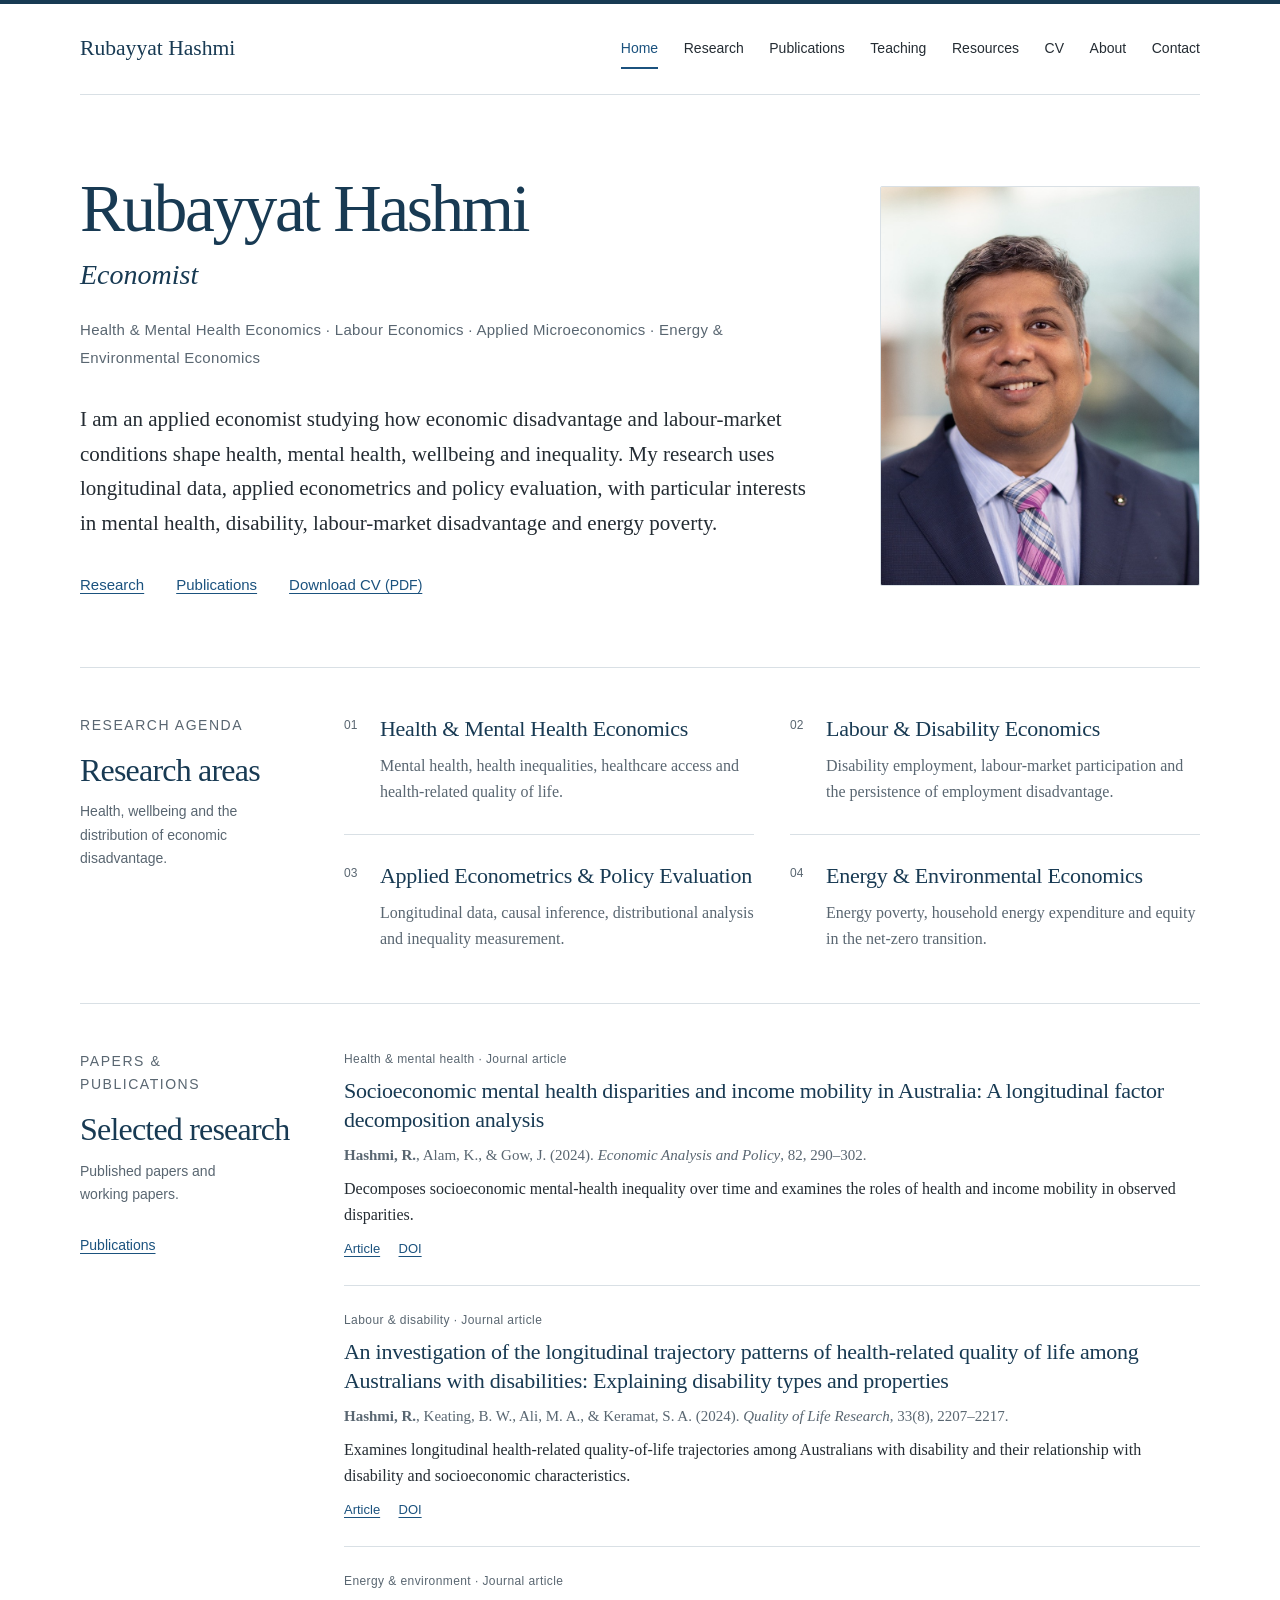
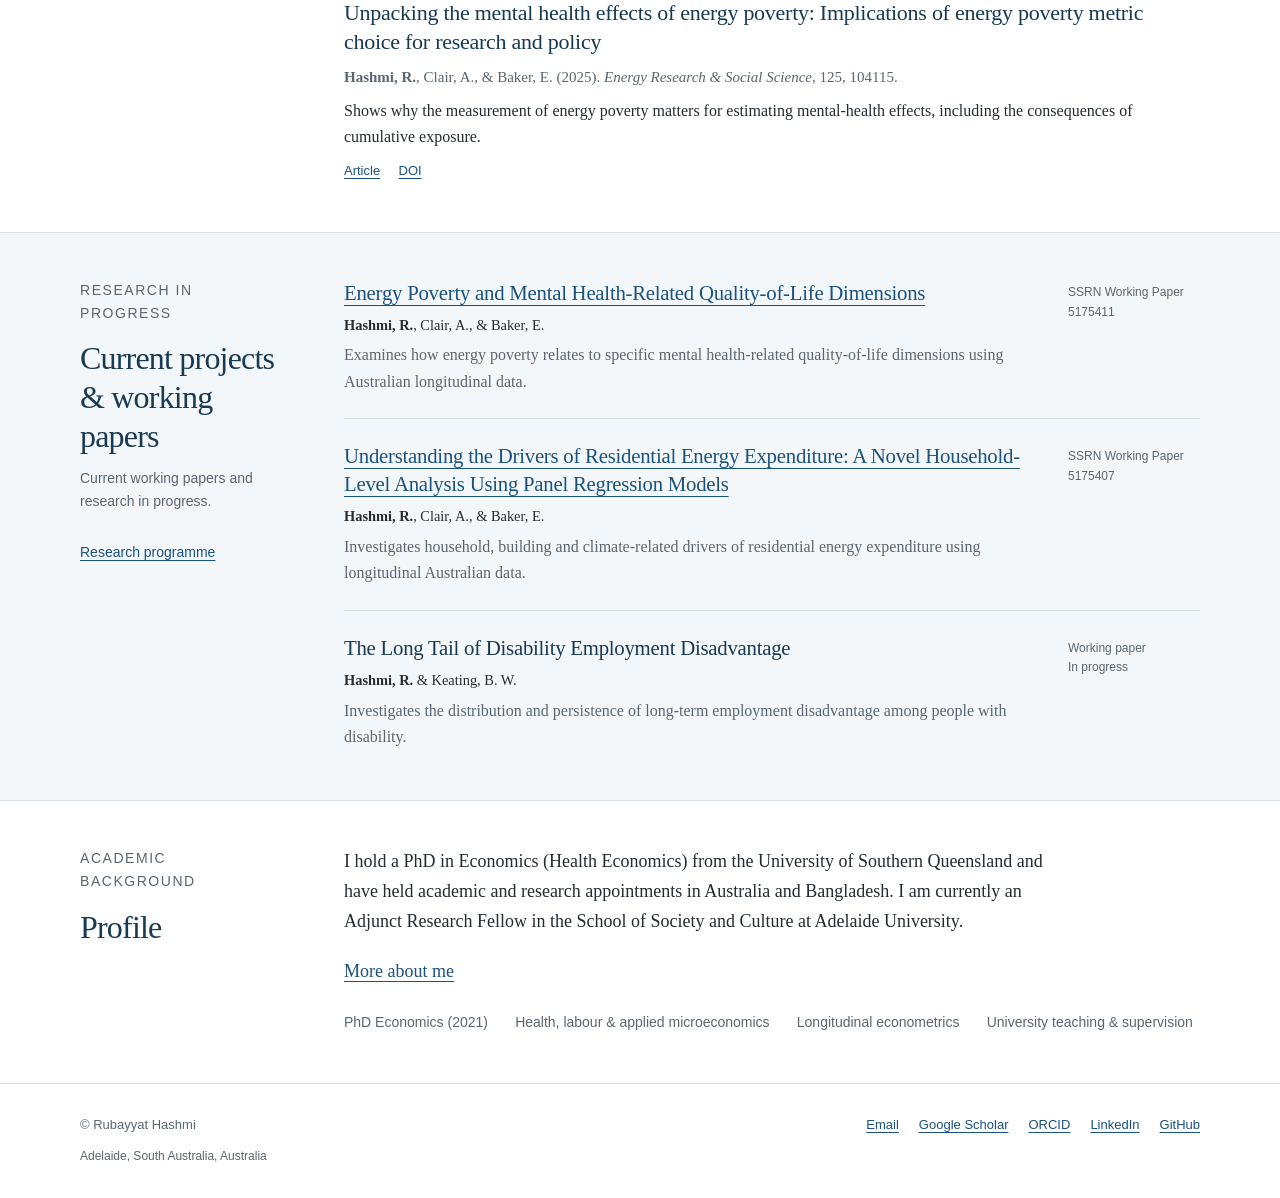
<file: index.html>
<!DOCTYPE html>
<!DOCTYPE html>

<html lang="en-AU">
<head>
<meta charset="utf-8"/>
<meta content="width=device-width, initial-scale=1" name="viewport"/>
<title>Rubayyat Hashmi | Economist</title>
<meta content="Rubayyat Hashmi is an applied economist working on health and mental health, labour and disability, inequality, applied econometrics, and energy economics." name="description"/>
<meta content="Rubayyat Hashmi" name="author"/>

<meta content="index, follow" name="robots"/>
<meta content="#183a53" name="theme-color"/>
<meta content="website" property="og:type"/>
<meta content="Rubayyat Hashmi | Economist" property="og:title"/>
<meta content="Rubayyat Hashmi is an applied economist working on health and mental health, labour and disability, inequality, applied econometrics, and energy economics." property="og:description"/>
<link href="data:image/svg+xml,%3Csvg%20xmlns%3D%22http%3A//www.w3.org/2000/svg%22%20viewBox%3D%220%200%2064%2064%22%3E%3Crect%20width%3D%2264%22%20height%3D%2264%22%20rx%3D%223%22%20fill%3D%22%23183a53%22/%3E%3Ctext%20x%3D%2232%22%20y%3D%2244%22%20text-anchor%3D%22middle%22%20font-family%3D%22Georgia%2Cserif%22%20font-size%3D%2242%22%20fill%3D%22white%22%3ER%3C/text%3E%3C/svg%3E" rel="icon" type="image/svg+xml"/>
<link href="assets/css/styles.css" rel="stylesheet"/>
<script defer="" src="assets/js/navigation.js"></script>
<link href="https://www.rhashmi.com/" rel="canonical"/><meta content="https://www.rhashmi.com/" property="og:url"/><meta content="https://www.rhashmi.com/assets/images/rubayyat-hashmi.jpg" property="og:image"/><meta content="Rubayyat Hashmi" property="og:site_name"/><meta content="summary_large_image" name="twitter:card"/><meta content="Rubayyat Hashmi | Economist" name="twitter:title"/><meta content="Rubayyat Hashmi is an applied economist working on health and mental health, labour and disability, inequality, applied econometrics, and energy economics." name="twitter:description"/><meta content="https://www.rhashmi.com/assets/images/rubayyat-hashmi.jpg" name="twitter:image"/></head>
<body>
<a class="skip-link" href="#main-content">Skip to content</a>
<header class="site-header">
<div class="container header-inner">
<a class="wordmark" href="index.html">Rubayyat Hashmi</a>
<button aria-controls="site-navigation" aria-expanded="false" aria-label="Open navigation menu" class="menu-toggle" type="button">Menu</button>
<nav aria-label="Main navigation" class="site-nav" id="site-navigation">
<ul>
<li><a aria-current="page" href="index.html">Home</a></li>
<li><a href="research.html">Research</a></li>
<li><a href="publications.html">Publications</a></li>
<li><a href="teaching.html">Teaching</a></li><li><a href="resources.html">Resources</a></li>
<li><a href="cv.html">CV</a></li>
<li><a href="about.html">About</a></li>
<li><a href="contact.html">Contact</a></li>
</ul>
</nav>
</div>
</header>
<main id="main-content" tabindex="-1">
<div class="container">
<section aria-labelledby="identity-title" class="hero hero-grid"><div class="hero-copy">
<h1 id="identity-title">Rubayyat Hashmi</h1>
<p class="role">Economist</p>
<p class="fields">Health &amp; Mental Health Economics · Labour Economics · Applied Microeconomics · Energy &amp; Environmental Economics</p>
<p class="hero-statement">I am an applied economist studying how economic disadvantage and labour-market conditions shape health, mental health, wellbeing and inequality. My research uses longitudinal data, applied econometrics and policy evaluation, with particular interests in mental health, disability, labour-market disadvantage and energy poverty.</p>
<div class="hero-actions"><a class="text-link" href="research.html">Research</a><a class="text-link" href="publications.html">Publications</a><a class="text-link" download="" href="assets/documents/Rubayyat_Hashmi_CV.pdf">Download CV <small>(PDF)</small></a></div>
</div>
<figure class="hero-portrait"><img alt="Portrait of Rubayyat Hashmi" height="1000" src="assets/images/rubayyat-hashmi.jpg" width="800"/></figure></section>
<section aria-labelledby="areas-title" class="section section-layout">
<div class="section-heading">
<p class="section-label">Research agenda</p>
<h2 id="areas-title">Research areas</h2>
<p>Health, wellbeing and the distribution of economic disadvantage.</p>
</div>
<div class="areas">
<article class="area">
<span aria-hidden="true" class="area-number">01</span>
<div><h3>Health &amp; Mental Health Economics</h3><p>Mental health, health inequalities, healthcare access and health-related quality of life.</p></div>
</article>
<article class="area">
<span aria-hidden="true" class="area-number">02</span>
<div><h3>Labour &amp; Disability Economics</h3><p>Disability employment, labour-market participation and the persistence of employment disadvantage.</p></div>
</article>
<article class="area">
<span aria-hidden="true" class="area-number">03</span>
<div><h3>Applied Econometrics &amp; Policy Evaluation</h3><p>Longitudinal data, causal inference, distributional analysis and inequality measurement.</p></div>
</article>
<article class="area">
<span aria-hidden="true" class="area-number">04</span>
<div><h3>Energy &amp; Environmental Economics</h3><p>Energy poverty, household energy expenditure and equity in the net-zero transition.</p></div>
</article>
</div>
</section>
<section aria-labelledby="selected-title" class="section section-layout">
<div class="section-heading">
<p class="section-label">Papers &amp; publications</p>
<h2 id="selected-title">Selected research</h2>
<p>Published papers and working papers.</p>
<a class="text-link" href="publications.html">Publications</a>
</div>
<ol class="publication-list"><li class="publication">
<p class="publication-type">Health &amp; mental health · Journal article</p>
<h3>Socioeconomic mental health disparities and income mobility in Australia: A longitudinal factor decomposition analysis</h3>
<p class="publication-meta"><strong>Hashmi, R.</strong>, Alam, K., &amp; Gow, J. (2024). <em>Economic Analysis and Policy</em>, 82, 290–302.</p>
<p class="publication-summary">Decomposes socioeconomic mental-health inequality over time and examines the roles of health and income mobility in observed disparities.</p>
<div class="publication-links">
<a href="https://www.sciencedirect.com/science/article/pii/S0313592624000651">Article</a>
<a href="https://doi.org/10.1016/j.eap.2024.03.010">DOI</a>
</div>
</li><li class="publication">
<p class="publication-type">Labour &amp; disability · Journal article</p>
<h3>An investigation of the longitudinal trajectory patterns of health-related quality of life among Australians with disabilities: Explaining disability types and properties</h3>
<p class="publication-meta"><strong>Hashmi, R.</strong>, Keating, B. W., Ali, M. A., &amp; Keramat, S. A. (2024). <em>Quality of Life Research</em>, 33(8), 2207–2217.</p>
<p class="publication-summary">Examines longitudinal health-related quality-of-life trajectories among Australians with disability and their relationship with disability and socioeconomic characteristics.</p>
<div class="publication-links">
<a href="https://link.springer.com/article/10.1007/s11136-024-03683-3">Article</a>
<a href="https://doi.org/10.1007/s11136-024-03683-3">DOI</a>
</div>
</li><li class="publication">
<p class="publication-type">Energy &amp; environment · Journal article</p>
<h3>Unpacking the mental health effects of energy poverty: Implications of energy poverty metric choice for research and policy</h3>
<p class="publication-meta"><strong>Hashmi, R.</strong>, Clair, A., &amp; Baker, E. (2025). <em>Energy Research &amp; Social Science</em>, 125, 104115.</p>
<p class="publication-summary">Shows why the measurement of energy poverty matters for estimating mental-health effects, including the consequences of cumulative exposure.</p>
<div class="publication-links">
<a href="https://www.sciencedirect.com/science/article/pii/S2214629625001963">Article</a>
<a href="https://doi.org/10.1016/j.erss.2025.104115">DOI</a>
</div>
</li></ol>
</section>
</div>
<div class="working-section">
<section aria-labelledby="projects-title" class="container section section-layout">
<div class="section-heading">
<p class="section-label">Research in progress</p>
<h2 id="projects-title">Current projects<br/>&amp; working papers</h2>
<p>Current working papers and research in progress.</p>
<a class="text-link" href="research.html#current-projects">Research programme</a>
</div>
<ul class="project-list"><li class="project"><div><h3><a href="https://papers.ssrn.com/sol3/papers.cfm?abstract_id=5175411">Energy Poverty and Mental Health-Related Quality-of-Life Dimensions</a></h3><p class="project-authors"><strong>Hashmi, R.</strong>, Clair, A., &amp; Baker, E.</p><p>Examines how energy poverty relates to specific mental health-related quality-of-life dimensions using Australian longitudinal data.</p></div><span class="project-status">SSRN Working Paper<br/>5175411</span></li><li class="project"><div><h3><a href="https://papers.ssrn.com/sol3/papers.cfm?abstract_id=5175407">Understanding the Drivers of Residential Energy Expenditure: A Novel Household-Level Analysis Using Panel Regression Models</a></h3><p class="project-authors"><strong>Hashmi, R.</strong>, Clair, A., &amp; Baker, E.</p><p>Investigates household, building and climate-related drivers of residential energy expenditure using longitudinal Australian data.</p></div><span class="project-status">SSRN Working Paper<br/>5175407</span></li><li class="project"><div><h3>The Long Tail of Disability Employment Disadvantage</h3><p class="project-authors"><strong>Hashmi, R.</strong> &amp; Keating, B. W.</p><p>Investigates the distribution and persistence of long-term employment disadvantage among people with disability.</p></div><span class="project-status">Working paper<br/>In progress</span></li></ul>
</section>
</div>
<section aria-labelledby="profile-title" class="container section section-layout profile-section">
<div class="section-heading">
<p class="section-label">Academic background</p>
<h2 id="profile-title">Profile</h2>
</div>
<div><p class="profile-copy">I hold a PhD in Economics (Health Economics) from the University of Southern Queensland and have held academic and research appointments in Australia and Bangladesh. I am currently an Adjunct Research Fellow in the School of Society and Culture at Adelaide University.</p><a class="text-link" href="about.html">More about me</a><ul class="profile-facts"><li>PhD Economics (2021)</li><li>Health, labour &amp; applied microeconomics</li><li>Longitudinal econometrics</li><li>University teaching &amp; supervision</li></ul></div>
</section>
</main>
<footer class="site-footer">
<div class="container">
<div class="footer-main">
<span>© Rubayyat Hashmi</span>
<ul aria-label="Academic profiles" class="footer-links">
<li><a href="mailto:Rubayyat.Hashmi@adelaide.edu.au">Email</a></li>
<li><a href="https://scholar.google.com/citations?user=IVqR_3UAAAAJ">Google Scholar</a></li>
<li><a href="https://orcid.org/0000-0002-5953-0650">ORCID</a></li>
<li><a href="https://www.linkedin.com/in/rubayyat-hashmi-479aab48/">LinkedIn</a></li>
<li><a href="https://github.com/rubayyat">GitHub</a></li>
</ul>
</div>
<p class="footer-note">Adelaide, South Australia, Australia</p>
</div>
</footer>
</body>
</html>
</file>
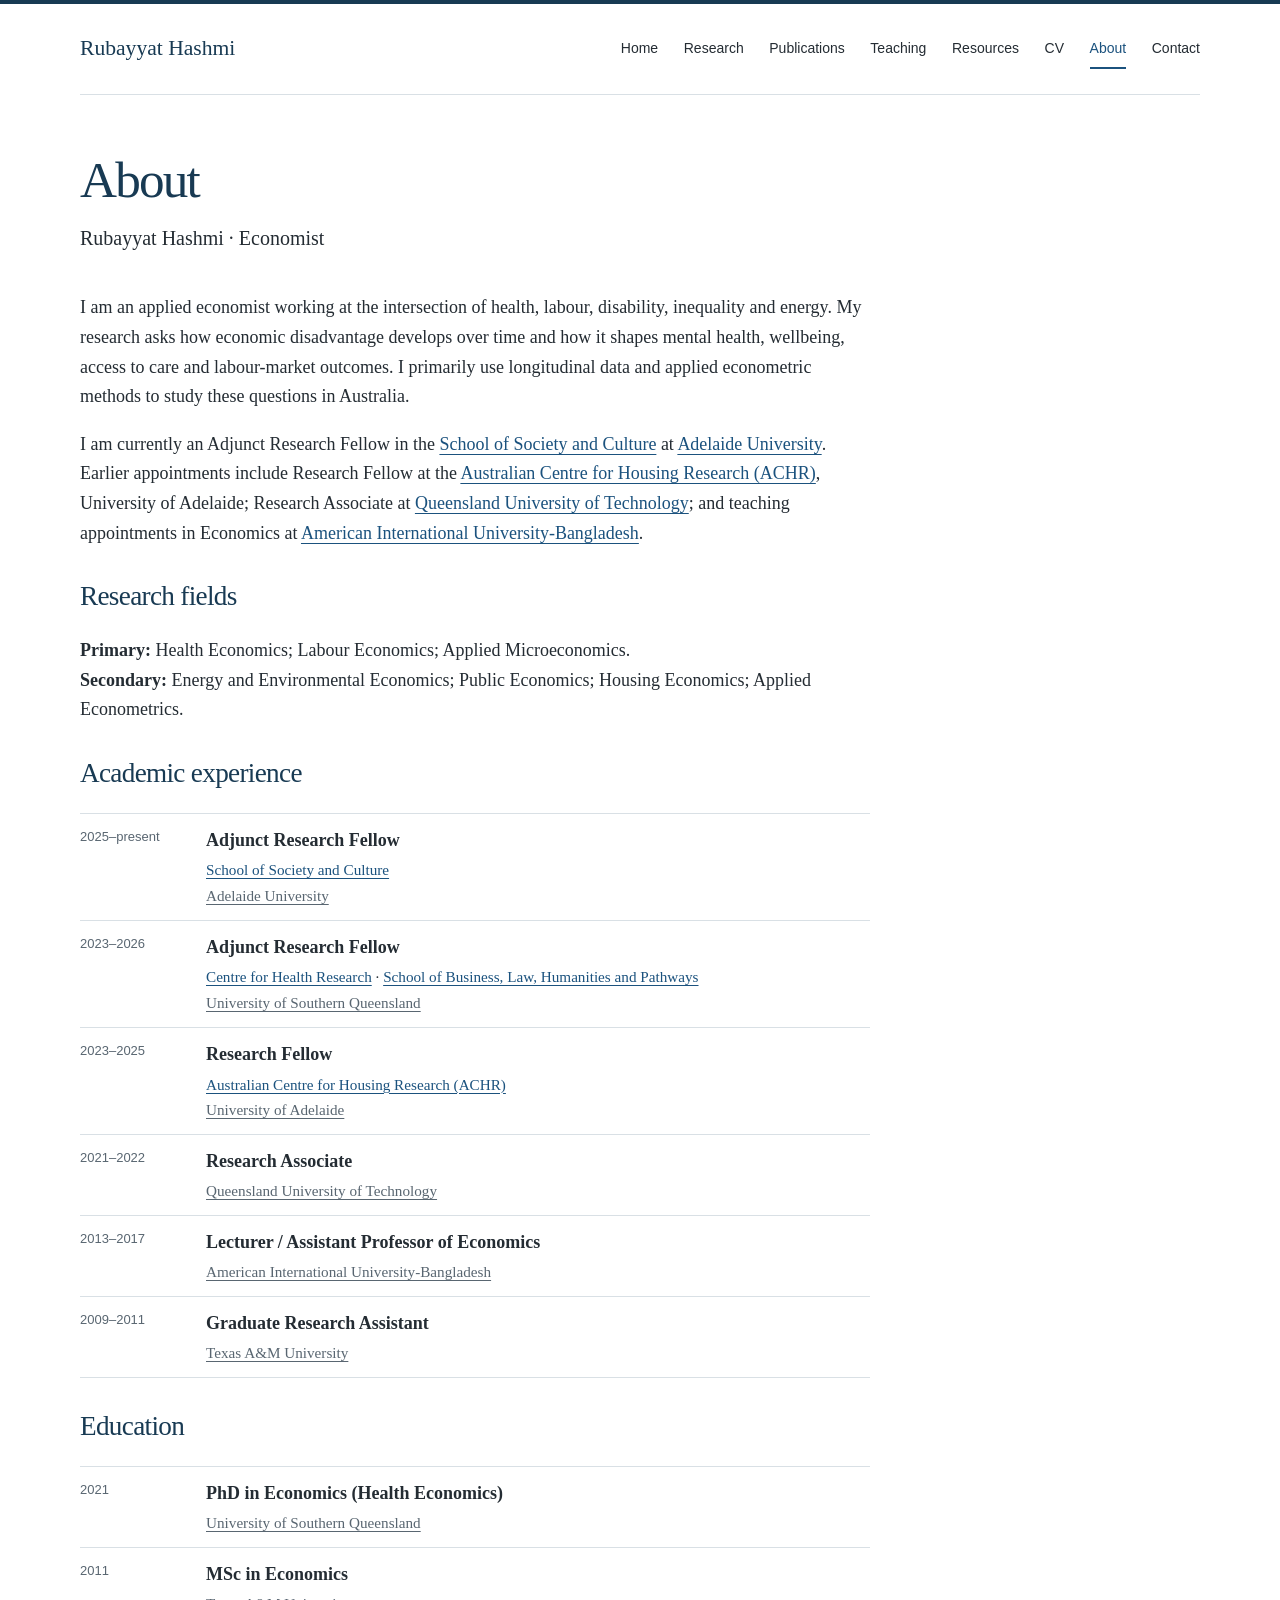
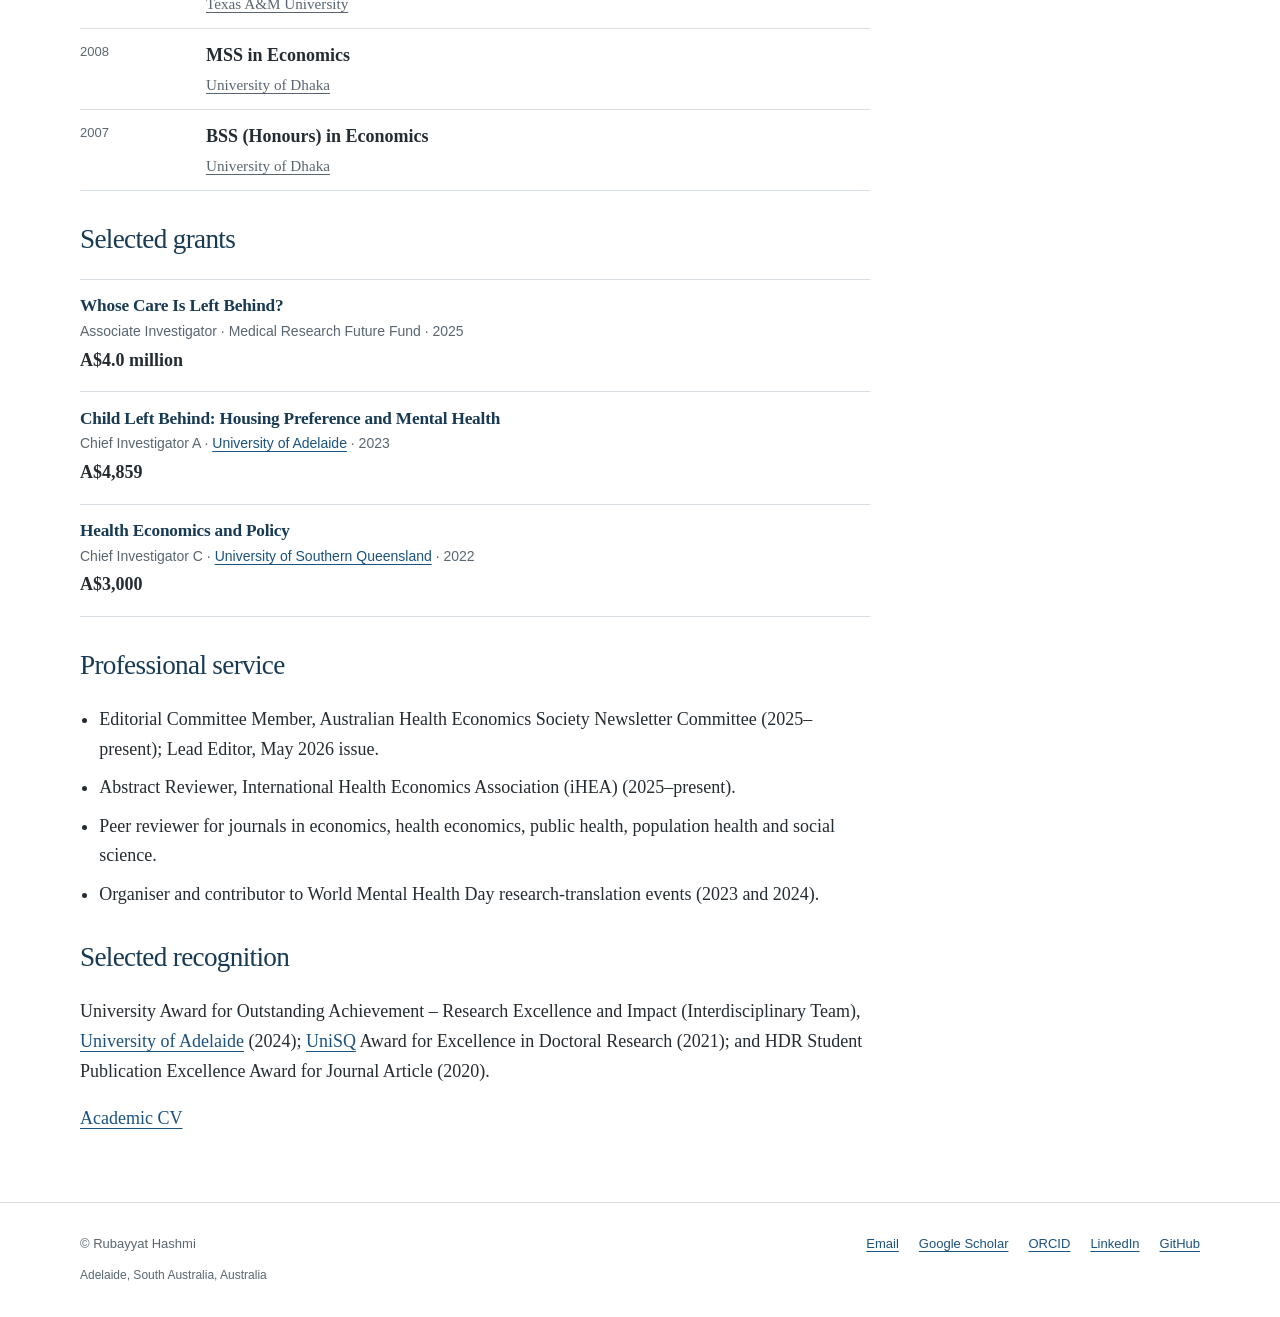
<file: about.html>
<!DOCTYPE html>
<!DOCTYPE html>

<html lang="en-AU">
<head>
<meta charset="utf-8"/>
<meta content="width=device-width, initial-scale=1" name="viewport"/>
<title>About | Rubayyat Hashmi</title>
<meta content="Academic background and research interests of Rubayyat Hashmi, applied economist." name="description"/>
<meta content="Rubayyat Hashmi" name="author"/>

<meta content="index, follow" name="robots"/>
<meta content="#183a53" name="theme-color"/>
<meta content="website" property="og:type"/>
<meta content="About | Rubayyat Hashmi" property="og:title"/>
<meta content="Academic background and research interests of Rubayyat Hashmi, applied economist." property="og:description"/>
<link href="data:image/svg+xml,%3Csvg%20xmlns%3D%22http%3A//www.w3.org/2000/svg%22%20viewBox%3D%220%200%2064%2064%22%3E%3Crect%20width%3D%2264%22%20height%3D%2264%22%20rx%3D%223%22%20fill%3D%22%23183a53%22/%3E%3Ctext%20x%3D%2232%22%20y%3D%2244%22%20text-anchor%3D%22middle%22%20font-family%3D%22Georgia%2Cserif%22%20font-size%3D%2242%22%20fill%3D%22white%22%3ER%3C/text%3E%3C/svg%3E" rel="icon" type="image/svg+xml"/>
<link href="assets/css/styles.css" rel="stylesheet"/>
<script defer="" src="assets/js/navigation.js"></script>
<link href="https://www.rhashmi.com/about.html" rel="canonical"/><meta content="https://www.rhashmi.com/about.html" property="og:url"/><meta content="https://www.rhashmi.com/assets/images/rubayyat-hashmi.jpg" property="og:image"/><meta content="Rubayyat Hashmi" property="og:site_name"/><meta content="summary_large_image" name="twitter:card"/><meta content="About | Rubayyat Hashmi" name="twitter:title"/><meta content="Academic background and research interests of Rubayyat Hashmi, applied economist." name="twitter:description"/><meta content="https://www.rhashmi.com/assets/images/rubayyat-hashmi.jpg" name="twitter:image"/></head>
<body>
<a class="skip-link" href="#main-content">Skip to content</a>
<header class="site-header">
<div class="container header-inner">
<a class="wordmark" href="index.html">Rubayyat Hashmi</a>
<button aria-controls="site-navigation" aria-expanded="false" aria-label="Open navigation menu" class="menu-toggle" type="button">Menu</button>
<nav aria-label="Main navigation" class="site-nav" id="site-navigation">
<ul>
<li><a href="index.html">Home</a></li>
<li><a href="research.html">Research</a></li>
<li><a href="publications.html">Publications</a></li>
<li><a href="teaching.html">Teaching</a></li><li><a href="resources.html">Resources</a></li>
<li><a href="cv.html">CV</a></li>
<li><a aria-current="page" href="about.html">About</a></li>
<li><a href="contact.html">Contact</a></li>
</ul>
</nav>
</div>
</header>
<main id="main-content" tabindex="-1">
<div class="container">
<header class="page-heading"><h1>About</h1><p class="lead">Rubayyat Hashmi · Economist</p></header>
<div class="page-content">
<div class="prose">
<p>I am an applied economist working at the intersection of health, labour, disability, inequality and energy. My research asks how economic disadvantage develops over time and how it shapes mental health, wellbeing, access to care and labour-market outcomes. I primarily use longitudinal data and applied econometric methods to study these questions in Australia.</p>
<p>I am currently an Adjunct Research Fellow in the <a href="https://adelaide.edu.au/about/school/society-and-culture/">School of Society and Culture</a> at <a href="https://adelaide.edu.au/">Adelaide University</a>. Earlier appointments include Research Fellow at the <a href="https://adelaide.edu.au/research/australian-centre-for-housing-research/">Australian Centre for Housing Research (ACHR)</a>, University of Adelaide; Research Associate at <a href="https://www.qut.edu.au/home">Queensland University of Technology</a>; and teaching appointments in Economics at <a href="https://www.aiub.edu/">American International University-Bangladesh</a>.</p>
<h2>Research fields</h2>
<p><strong>Primary:</strong> Health Economics; Labour Economics; Applied Microeconomics.<br/><strong>Secondary:</strong> Energy and Environmental Economics; Public Economics; Housing Economics; Applied Econometrics.</p>
<h2>Academic experience</h2>
<div aria-label="Academic experience" class="timeline-list">
<div class="timeline-row"><span class="timeline-year">2025–present</span><div><strong>Adjunct Research Fellow</strong><span class="timeline-unit"><a href="https://adelaide.edu.au/about/school/society-and-culture/">School of Society and Culture</a></span><span class="timeline-place"><a href="https://adelaide.edu.au/">Adelaide University</a></span></div></div>
<div class="timeline-row"><span class="timeline-year">2023–2026</span><div><strong>Adjunct Research Fellow</strong><span class="timeline-unit"><a href="https://www.unisq.edu.au/research/institutes-centres/institute-for-health">Centre for Health Research</a> · <a href="https://www.unisq.edu.au/about-unisq/schools/school-of-business-law-humanities-pathways">School of Business, Law, Humanities and Pathways</a></span><span class="timeline-place"><a href="https://www.unisq.edu.au/">University of Southern Queensland</a></span></div></div>
<div class="timeline-row"><span class="timeline-year">2023–2025</span><div><strong>Research Fellow</strong><span class="timeline-unit"><a href="https://adelaide.edu.au/research/australian-centre-for-housing-research/">Australian Centre for Housing Research (ACHR)</a></span><span class="timeline-place"><a href="https://adelaide.edu.au/">University of Adelaide</a></span></div></div>
<div class="timeline-row"><span class="timeline-year">2021–2022</span><div><strong>Research Associate</strong><span class="timeline-place"><a href="https://www.qut.edu.au/home">Queensland University of Technology</a></span></div></div>
<div class="timeline-row"><span class="timeline-year">2013–2017</span><div><strong>Lecturer / Assistant Professor of Economics</strong><span class="timeline-place"><a href="https://www.aiub.edu/">American International University-Bangladesh</a></span></div></div>
<div class="timeline-row"><span class="timeline-year">2009–2011</span><div><strong>Graduate Research Assistant</strong><span class="timeline-place"><a href="https://www.tamu.edu/">Texas A&amp;M University</a></span></div></div>
</div>
<h2>Education</h2>
<div aria-label="Education" class="degree-list">
<div class="degree-row"><span class="degree-year">2021</span><div><strong>PhD in Economics (Health Economics)</strong><span class="degree-place"><a href="https://www.unisq.edu.au/">University of Southern Queensland</a></span></div></div>
<div class="degree-row"><span class="degree-year">2011</span><div><strong>MSc in Economics</strong><span class="degree-place"><a href="https://www.tamu.edu/">Texas A&amp;M University</a></span></div></div>
<div class="degree-row"><span class="degree-year">2008</span><div><strong>MSS in Economics</strong><span class="degree-place"><a href="https://www.du.ac.bd/?lang=en">University of Dhaka</a></span></div></div>
<div class="degree-row"><span class="degree-year">2007</span><div><strong>BSS (Honours) in Economics</strong><span class="degree-place"><a href="https://www.du.ac.bd/?lang=en">University of Dhaka</a></span></div></div>
</div>
<h2>Selected grants</h2>
<div class="grant-list">
<article class="grant-item"><h3>Whose Care Is Left Behind?</h3><p class="grant-meta">Associate Investigator · Medical Research Future Fund · 2025</p><p class="grant-amount">A$4.0 million</p></article>
<article class="grant-item"><h3>Child Left Behind: Housing Preference and Mental Health</h3><p class="grant-meta">Chief Investigator A · <a href="https://adelaide.edu.au/">University of Adelaide</a> · 2023</p><p class="grant-amount">A$4,859</p></article>
<article class="grant-item"><h3>Health Economics and Policy</h3><p class="grant-meta">Chief Investigator C · <a href="https://www.unisq.edu.au/">University of Southern Queensland</a> · 2022</p><p class="grant-amount">A$3,000</p></article>
</div><h2>Professional service</h2><ul class="service-list"><li>Editorial Committee Member, Australian Health Economics Society Newsletter Committee (2025–present); Lead Editor, May 2026 issue.</li><li>Abstract Reviewer, International Health Economics Association (iHEA) (2025–present).</li><li>Peer reviewer for journals in economics, health economics, public health, population health and social science.</li><li>Organiser and contributor to World Mental Health Day research-translation events (2023 and 2024).</li></ul><h2>Selected recognition</h2>
<p>University Award for Outstanding Achievement – Research Excellence and Impact (Interdisciplinary Team), <a href="https://adelaide.edu.au/">University of Adelaide</a> (2024); <a href="https://www.unisq.edu.au/">UniSQ</a> Award for Excellence in Doctoral Research (2021); and HDR Student Publication Excellence Award for Journal Article (2020).</p>
<p><a href="cv.html">Academic CV</a></p>
</div></div>
</div>
</main>
<footer class="site-footer">
<div class="container">
<div class="footer-main">
<span>© Rubayyat Hashmi</span>
<ul aria-label="Academic profiles" class="footer-links">
<li><a href="mailto:Rubayyat.Hashmi@adelaide.edu.au">Email</a></li>
<li><a href="https://scholar.google.com/citations?user=IVqR_3UAAAAJ">Google Scholar</a></li>
<li><a href="https://orcid.org/0000-0002-5953-0650">ORCID</a></li>
<li><a href="https://www.linkedin.com/in/rubayyat-hashmi-479aab48/">LinkedIn</a></li>
<li><a href="https://github.com/rubayyat">GitHub</a></li>
</ul>
</div>
<p class="footer-note">Adelaide, South Australia, Australia</p>
</div>
</footer>
</body>
</html>
</file>
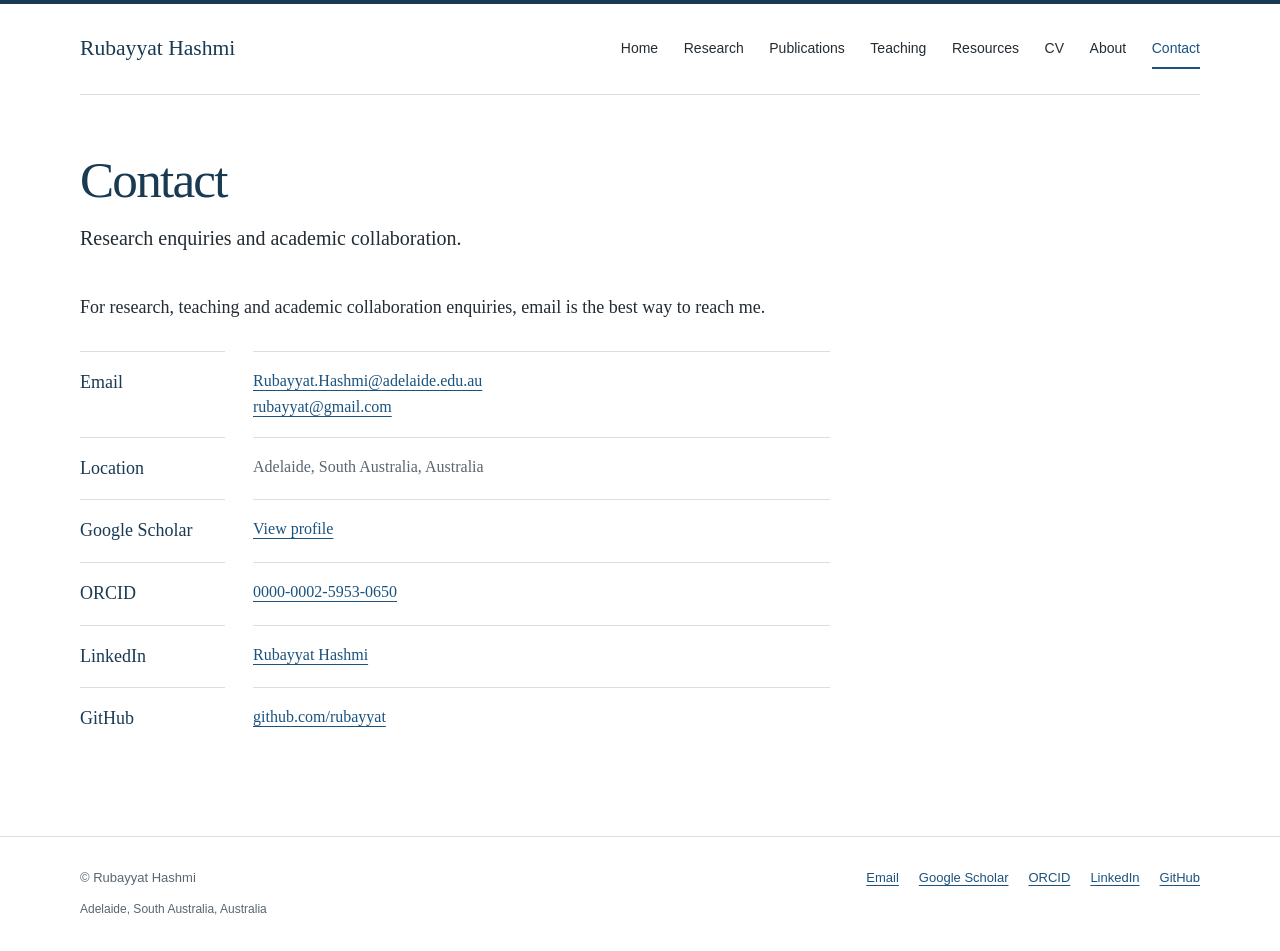
<file: contact.html>
<!DOCTYPE html>
<!DOCTYPE html>

<html lang="en-AU">
<head>
<meta charset="utf-8"/>
<meta content="width=device-width, initial-scale=1" name="viewport"/>
<title>Contact | Rubayyat Hashmi</title>
<meta content="Contact details and academic profiles for Rubayyat Hashmi." name="description"/>
<meta content="Rubayyat Hashmi" name="author"/>

<meta content="index, follow" name="robots"/>
<meta content="#183a53" name="theme-color"/>
<meta content="website" property="og:type"/>
<meta content="Contact | Rubayyat Hashmi" property="og:title"/>
<meta content="Contact details and academic profiles for Rubayyat Hashmi." property="og:description"/>
<link href="data:image/svg+xml,%3Csvg%20xmlns%3D%22http%3A//www.w3.org/2000/svg%22%20viewBox%3D%220%200%2064%2064%22%3E%3Crect%20width%3D%2264%22%20height%3D%2264%22%20rx%3D%223%22%20fill%3D%22%23183a53%22/%3E%3Ctext%20x%3D%2232%22%20y%3D%2244%22%20text-anchor%3D%22middle%22%20font-family%3D%22Georgia%2Cserif%22%20font-size%3D%2242%22%20fill%3D%22white%22%3ER%3C/text%3E%3C/svg%3E" rel="icon" type="image/svg+xml"/>
<link href="assets/css/styles.css" rel="stylesheet"/>
<script defer="" src="assets/js/navigation.js"></script>
<link href="https://www.rhashmi.com/contact.html" rel="canonical"/><meta content="https://www.rhashmi.com/contact.html" property="og:url"/><meta content="https://www.rhashmi.com/assets/images/rubayyat-hashmi.jpg" property="og:image"/><meta content="Rubayyat Hashmi" property="og:site_name"/><meta content="summary_large_image" name="twitter:card"/><meta content="Contact | Rubayyat Hashmi" name="twitter:title"/><meta content="Contact details and academic profiles for Rubayyat Hashmi." name="twitter:description"/><meta content="https://www.rhashmi.com/assets/images/rubayyat-hashmi.jpg" name="twitter:image"/></head>
<body>
<a class="skip-link" href="#main-content">Skip to content</a>
<header class="site-header">
<div class="container header-inner">
<a class="wordmark" href="index.html">Rubayyat Hashmi</a>
<button aria-controls="site-navigation" aria-expanded="false" aria-label="Open navigation menu" class="menu-toggle" type="button">Menu</button>
<nav aria-label="Main navigation" class="site-nav" id="site-navigation">
<ul>
<li><a href="index.html">Home</a></li>
<li><a href="research.html">Research</a></li>
<li><a href="publications.html">Publications</a></li>
<li><a href="teaching.html">Teaching</a></li><li><a href="resources.html">Resources</a></li>
<li><a href="cv.html">CV</a></li>
<li><a href="about.html">About</a></li>
<li><a aria-current="page" href="contact.html">Contact</a></li>
</ul>
</nav>
</div>
</header>
<main id="main-content" tabindex="-1">
<div class="container">
<header class="page-heading"><h1>Contact</h1><p class="lead">Research enquiries and academic collaboration.</p></header>
<div class="page-content">
<div class="prose"><p>For research, teaching and academic collaboration enquiries, email is the best way to reach me.</p></div>
<dl class="contact-list">
<dt>Email</dt><dd><a href="mailto:Rubayyat.Hashmi@adelaide.edu.au">Rubayyat.Hashmi@adelaide.edu.au</a><br/><a href="mailto:rubayyat@gmail.com">rubayyat@gmail.com</a></dd>
<dt>Location</dt><dd>Adelaide, South Australia, Australia</dd>
<dt>Google Scholar</dt><dd><a href="https://scholar.google.com/citations?user=IVqR_3UAAAAJ">View profile</a></dd>
<dt>ORCID</dt><dd><a href="https://orcid.org/0000-0002-5953-0650">0000-0002-5953-0650</a></dd>
<dt>LinkedIn</dt><dd><a href="https://www.linkedin.com/in/rubayyat-hashmi-479aab48/">Rubayyat Hashmi</a></dd>
<dt>GitHub</dt><dd><a href="https://github.com/rubayyat">github.com/rubayyat</a></dd>
</dl></div>
</div>
</main>
<footer class="site-footer">
<div class="container">
<div class="footer-main">
<span>© Rubayyat Hashmi</span>
<ul aria-label="Academic profiles" class="footer-links">
<li><a href="mailto:Rubayyat.Hashmi@adelaide.edu.au">Email</a></li>
<li><a href="https://scholar.google.com/citations?user=IVqR_3UAAAAJ">Google Scholar</a></li>
<li><a href="https://orcid.org/0000-0002-5953-0650">ORCID</a></li>
<li><a href="https://www.linkedin.com/in/rubayyat-hashmi-479aab48/">LinkedIn</a></li>
<li><a href="https://github.com/rubayyat">GitHub</a></li>
</ul>
</div>
<p class="footer-note">Adelaide, South Australia, Australia</p>
</div>
</footer>
</body>
</html>
</file>
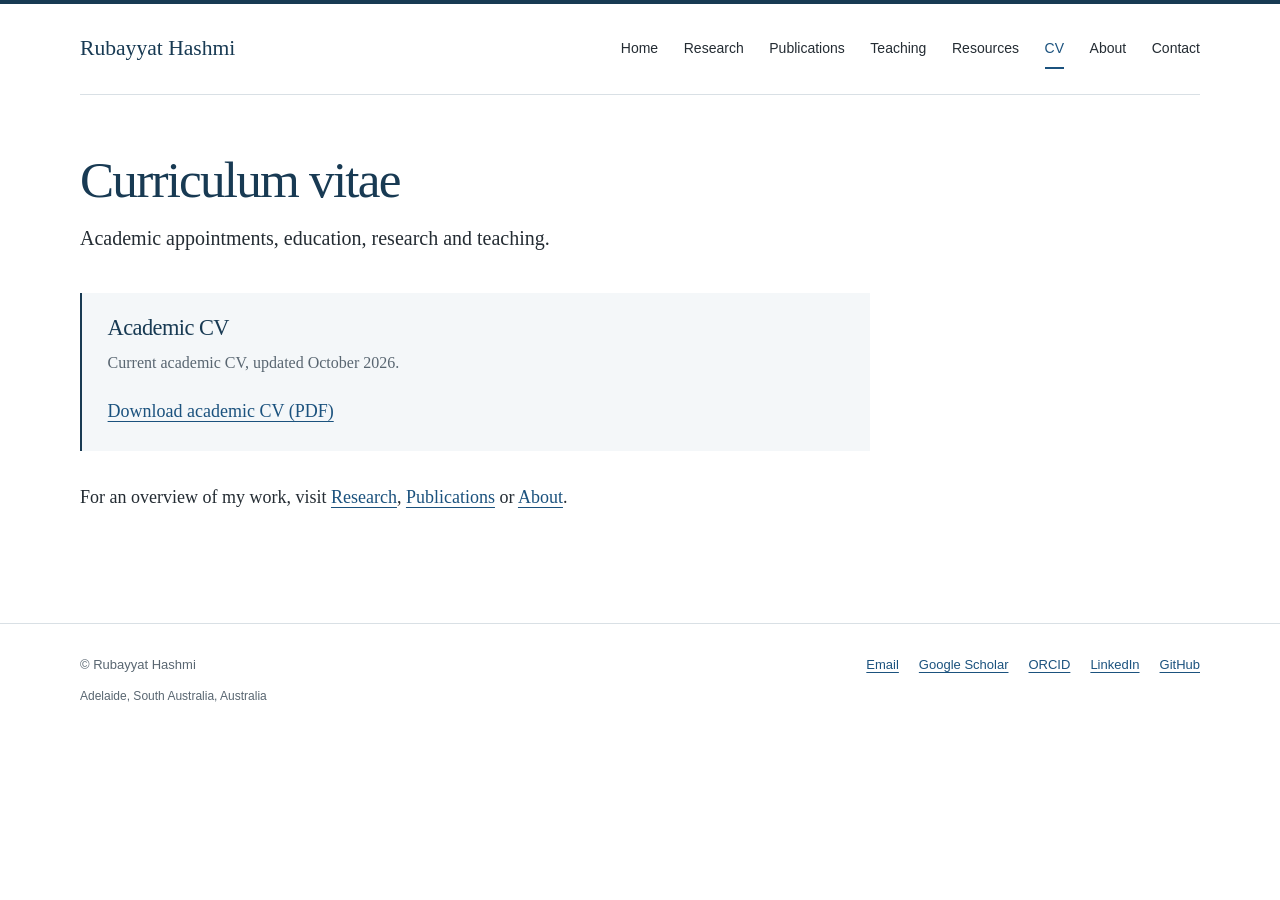
<file: cv.html>
<!DOCTYPE html>
<!DOCTYPE html>

<html lang="en-AU">
<head>
<meta charset="utf-8"/>
<meta content="width=device-width, initial-scale=1" name="viewport"/>
<title>Academic CV | Rubayyat Hashmi</title>
<meta content="Download the academic curriculum vitae of Rubayyat Hashmi." name="description"/>
<meta content="Rubayyat Hashmi" name="author"/>

<meta content="index, follow" name="robots"/>
<meta content="#183a53" name="theme-color"/>
<meta content="website" property="og:type"/>
<meta content="Academic CV | Rubayyat Hashmi" property="og:title"/>
<meta content="Download the academic curriculum vitae of Rubayyat Hashmi." property="og:description"/>
<link href="data:image/svg+xml,%3Csvg%20xmlns%3D%22http%3A//www.w3.org/2000/svg%22%20viewBox%3D%220%200%2064%2064%22%3E%3Crect%20width%3D%2264%22%20height%3D%2264%22%20rx%3D%223%22%20fill%3D%22%23183a53%22/%3E%3Ctext%20x%3D%2232%22%20y%3D%2244%22%20text-anchor%3D%22middle%22%20font-family%3D%22Georgia%2Cserif%22%20font-size%3D%2242%22%20fill%3D%22white%22%3ER%3C/text%3E%3C/svg%3E" rel="icon" type="image/svg+xml"/>
<link href="assets/css/styles.css" rel="stylesheet"/>
<script defer="" src="assets/js/navigation.js"></script>
<link href="https://www.rhashmi.com/cv.html" rel="canonical"/><meta content="https://www.rhashmi.com/cv.html" property="og:url"/><meta content="https://www.rhashmi.com/assets/images/rubayyat-hashmi.jpg" property="og:image"/><meta content="Rubayyat Hashmi" property="og:site_name"/><meta content="summary_large_image" name="twitter:card"/><meta content="Academic CV | Rubayyat Hashmi" name="twitter:title"/><meta content="Download the academic curriculum vitae of Rubayyat Hashmi." name="twitter:description"/><meta content="https://www.rhashmi.com/assets/images/rubayyat-hashmi.jpg" name="twitter:image"/></head>
<body>
<a class="skip-link" href="#main-content">Skip to content</a>
<header class="site-header">
<div class="container header-inner">
<a class="wordmark" href="index.html">Rubayyat Hashmi</a>
<button aria-controls="site-navigation" aria-expanded="false" aria-label="Open navigation menu" class="menu-toggle" type="button">Menu</button>
<nav aria-label="Main navigation" class="site-nav" id="site-navigation">
<ul>
<li><a href="index.html">Home</a></li>
<li><a href="research.html">Research</a></li>
<li><a href="publications.html">Publications</a></li>
<li><a href="teaching.html">Teaching</a></li><li><a href="resources.html">Resources</a></li>
<li><a aria-current="page" href="cv.html">CV</a></li>
<li><a href="about.html">About</a></li>
<li><a href="contact.html">Contact</a></li>
</ul>
</nav>
</div>
</header>
<main id="main-content" tabindex="-1">
<div class="container">
<header class="page-heading"><h1>Curriculum vitae</h1><p class="lead">Academic appointments, education, research and teaching.</p></header>
<div class="page-content">
<div class="notice"><h2>Academic CV</h2><p>Current academic CV, updated October 2026.</p><a class="text-link" download="" href="assets/documents/Rubayyat_Hashmi_CV.pdf">Download academic CV (PDF)</a></div>
<div class="prose"><p>For an overview of my work, visit <a href="research.html">Research</a>, <a href="publications.html">Publications</a> or <a href="about.html">About</a>.</p></div></div>
</div>
</main>
<footer class="site-footer">
<div class="container">
<div class="footer-main">
<span>© Rubayyat Hashmi</span>
<ul aria-label="Academic profiles" class="footer-links">
<li><a href="mailto:Rubayyat.Hashmi@adelaide.edu.au">Email</a></li>
<li><a href="https://scholar.google.com/citations?user=IVqR_3UAAAAJ">Google Scholar</a></li>
<li><a href="https://orcid.org/0000-0002-5953-0650">ORCID</a></li>
<li><a href="https://www.linkedin.com/in/rubayyat-hashmi-479aab48/">LinkedIn</a></li>
<li><a href="https://github.com/rubayyat">GitHub</a></li>
</ul>
</div>
<p class="footer-note">Adelaide, South Australia, Australia</p>
</div>
</footer>
</body>
</html>
</file>
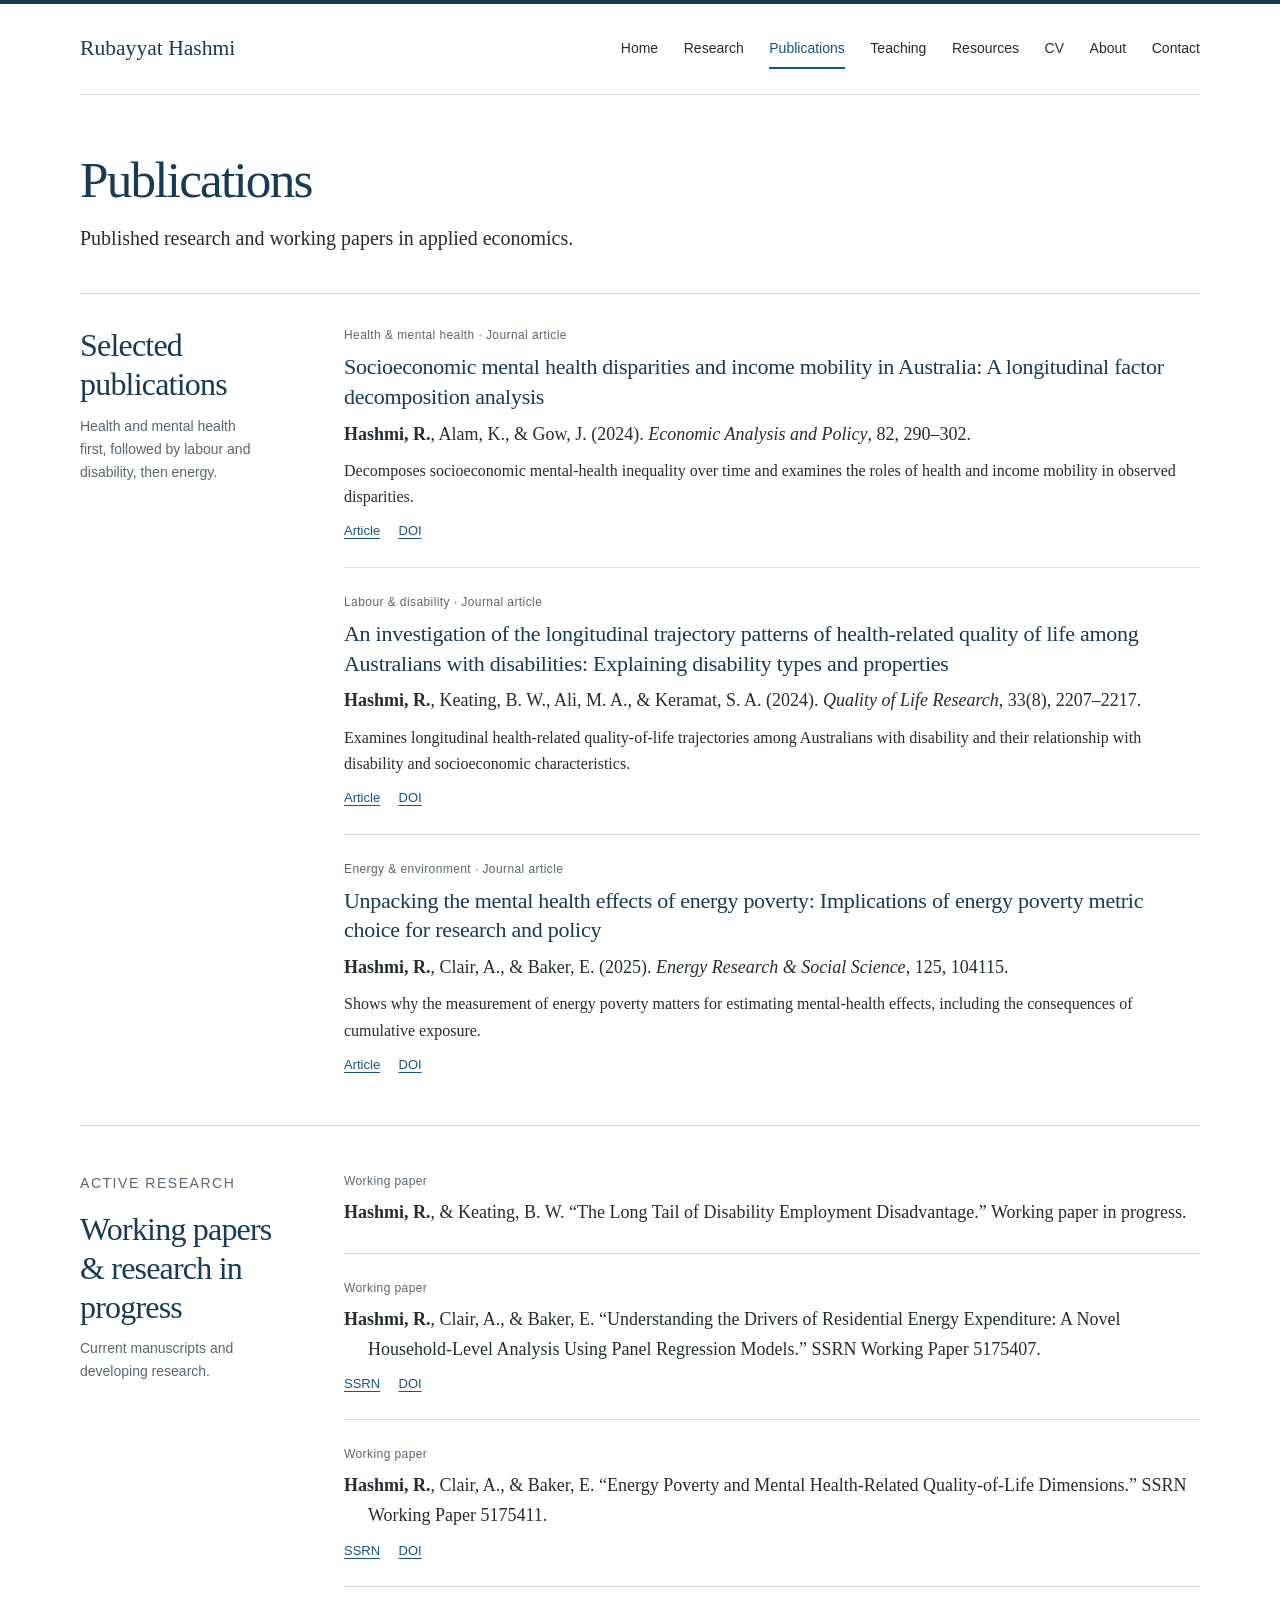
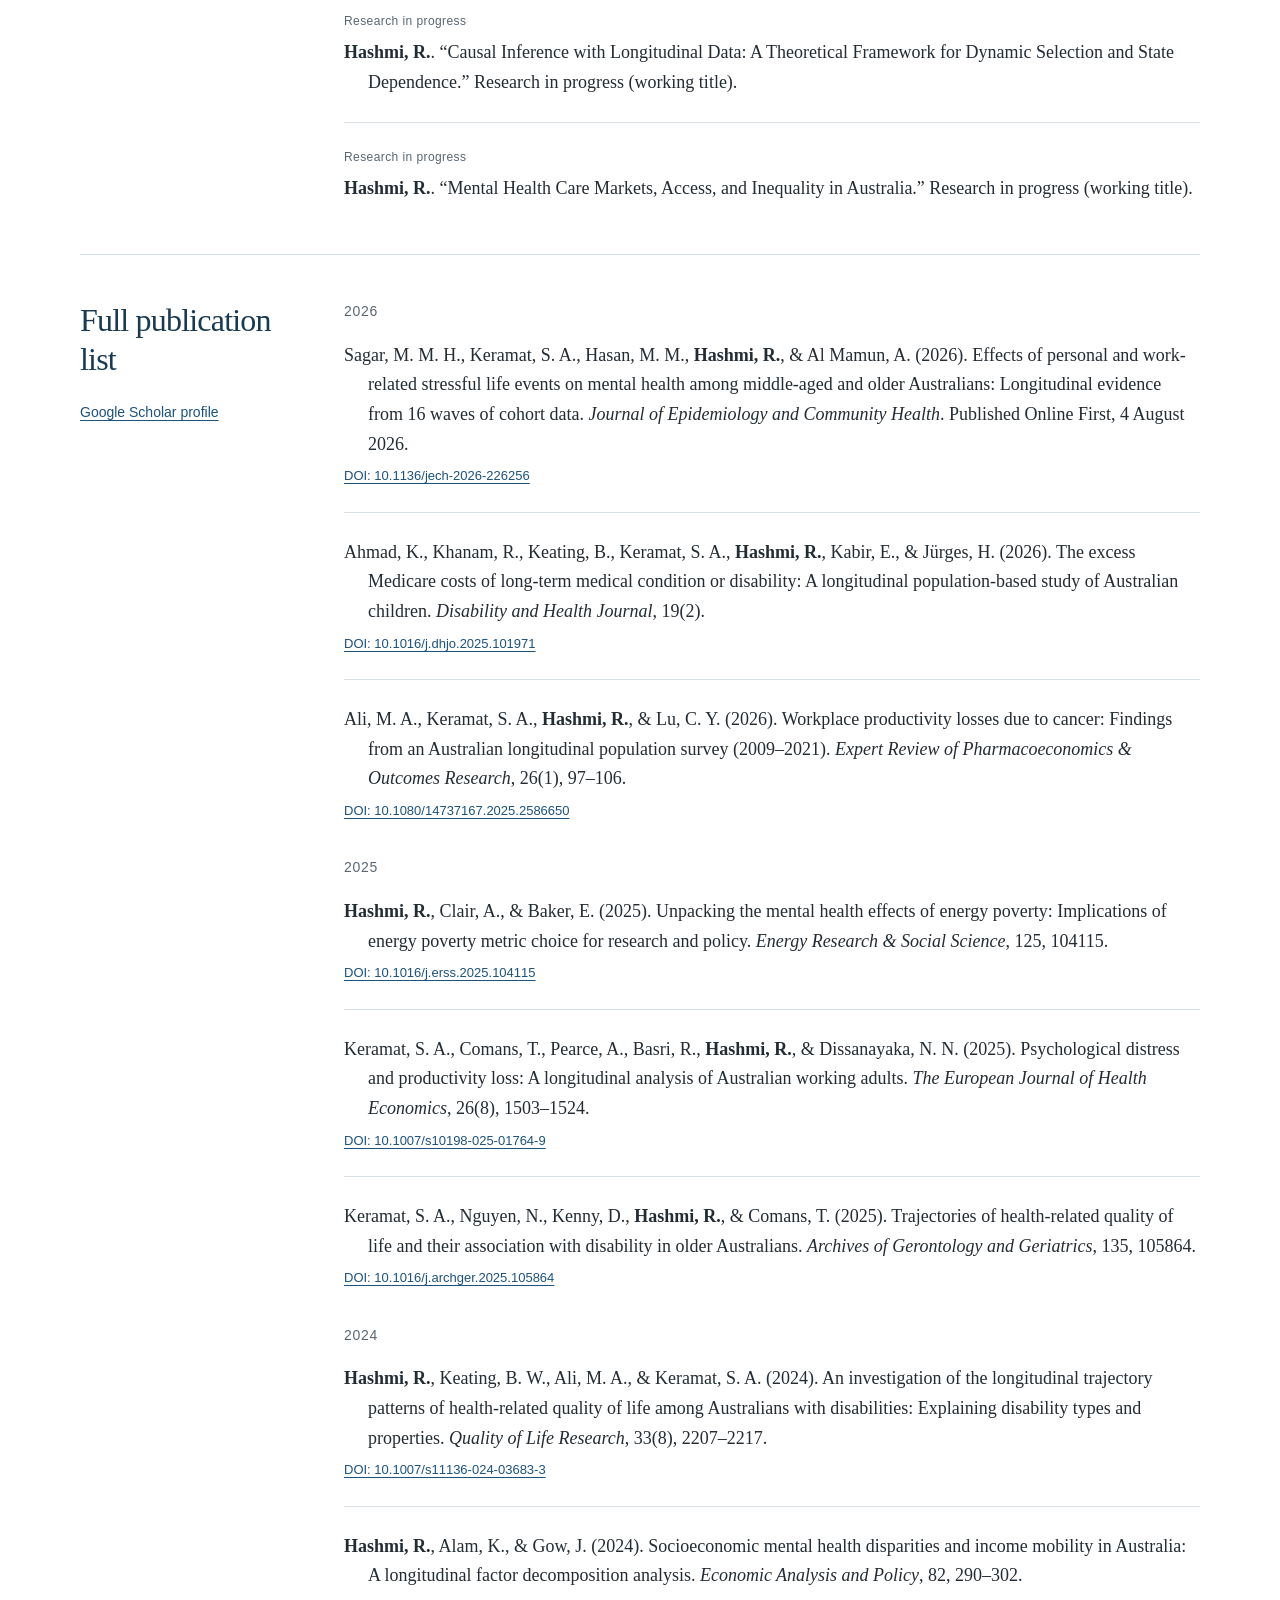
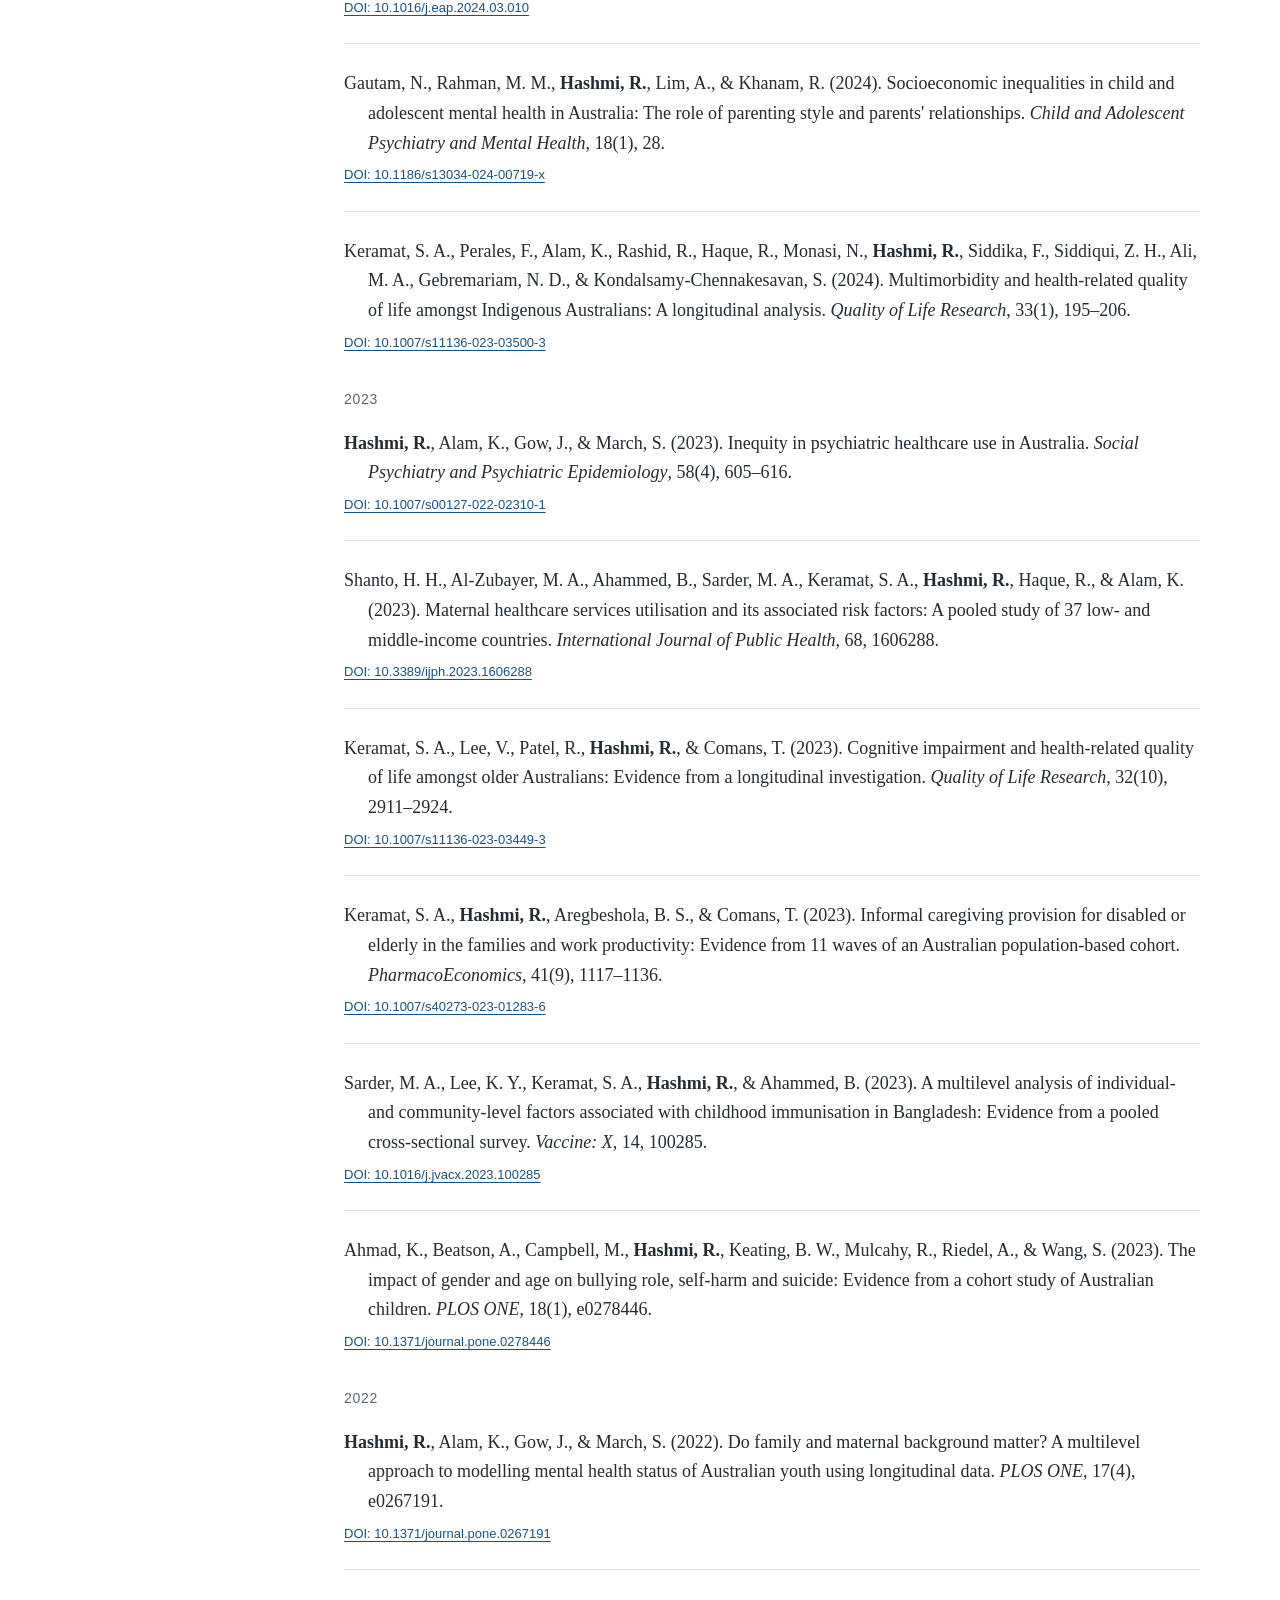
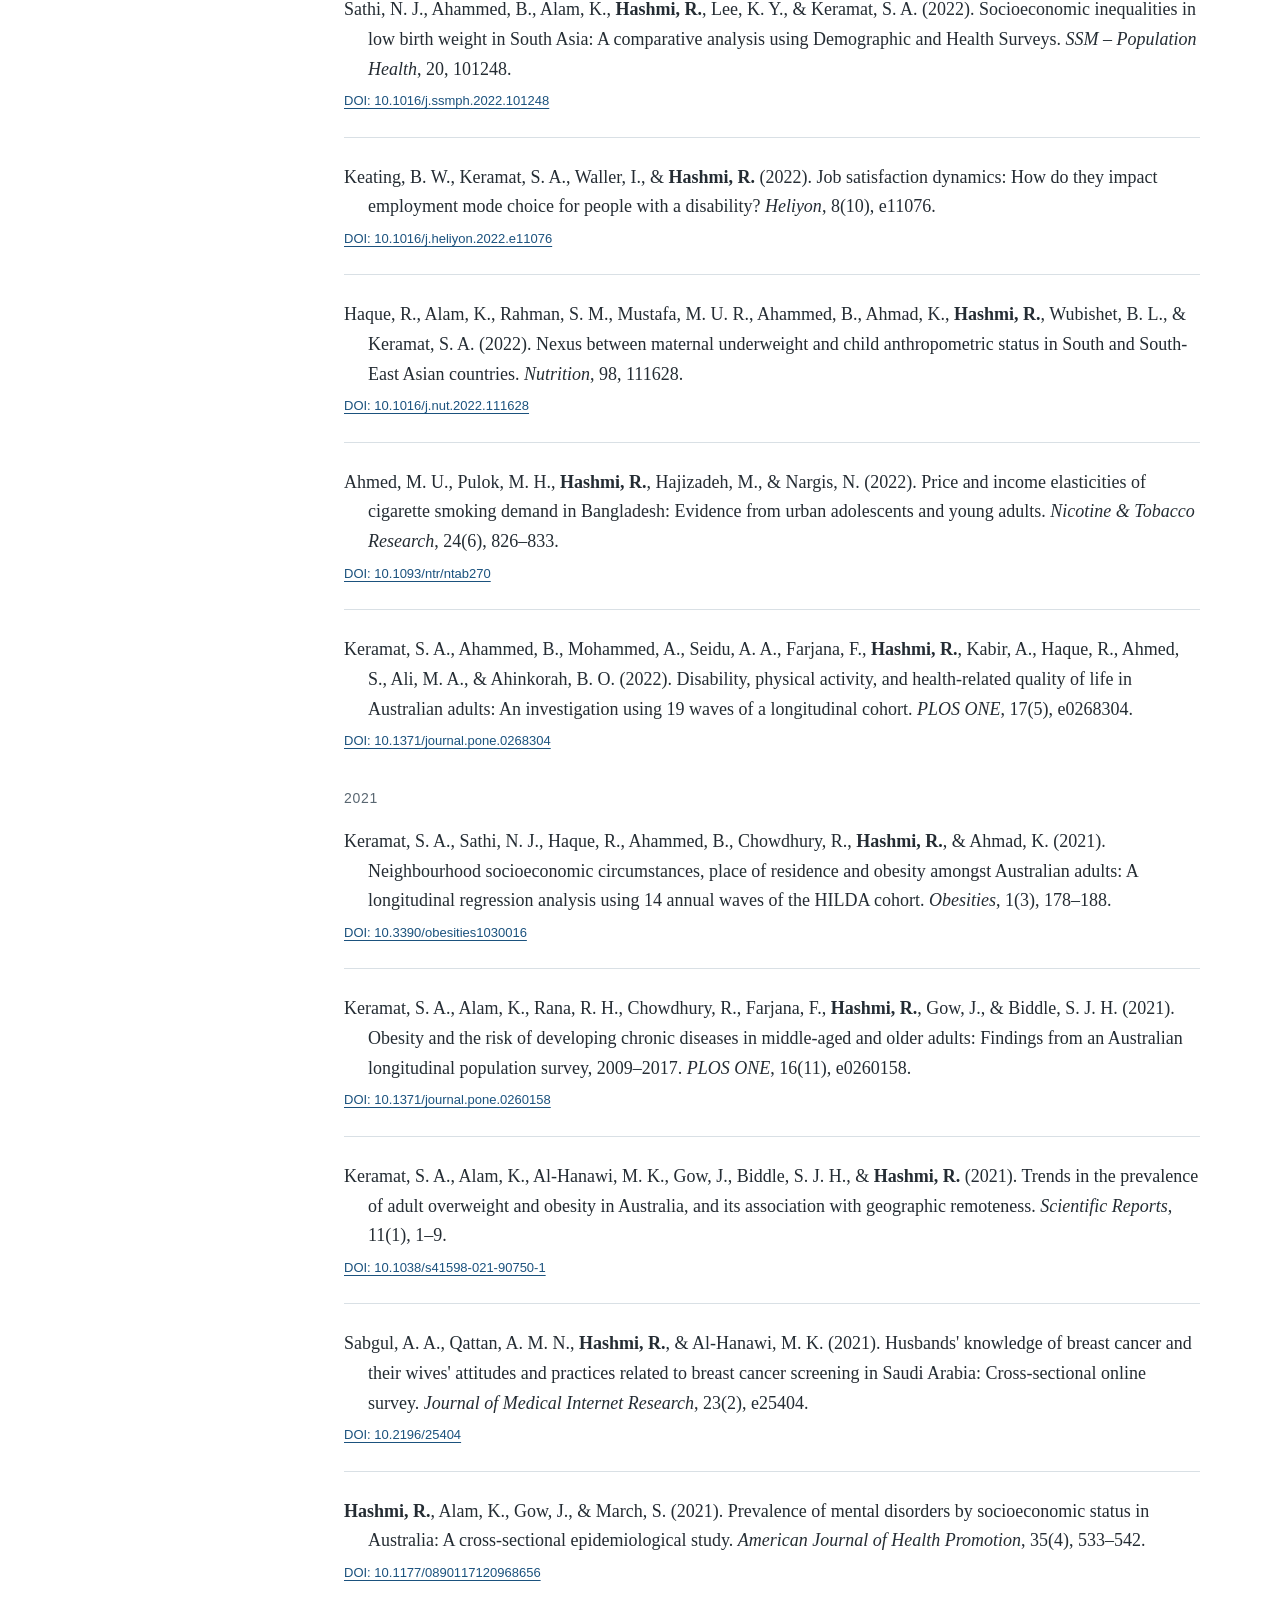
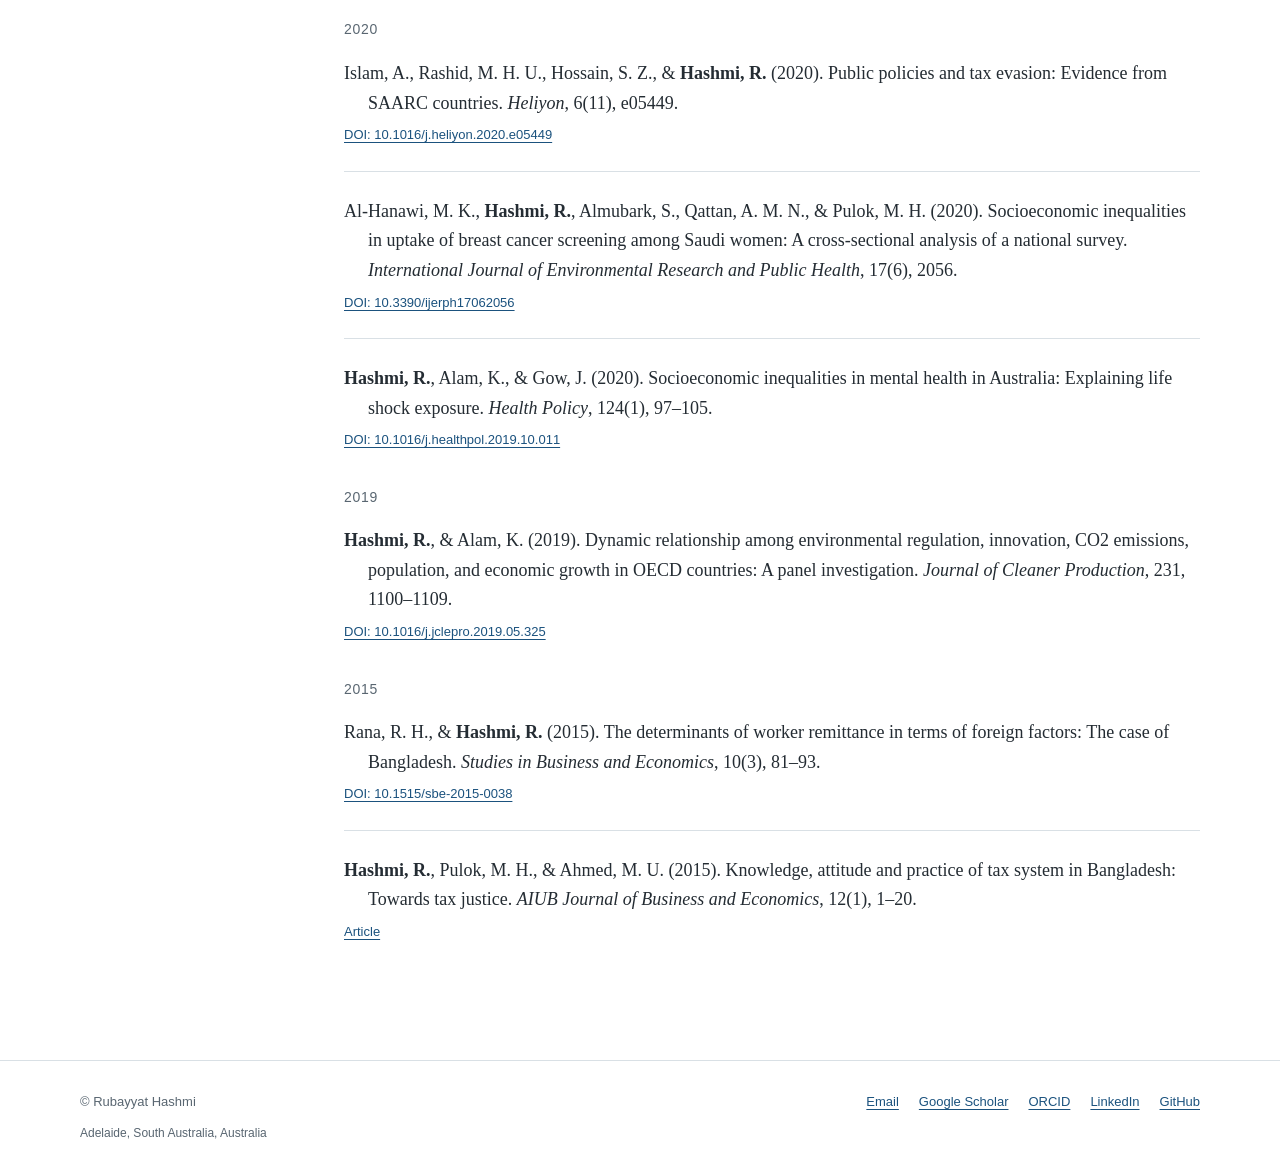
<file: publications.html>
<!DOCTYPE html>
<!DOCTYPE html>

<html lang="en-AU">
<head>
<meta charset="utf-8"/>
<meta content="width=device-width, initial-scale=1" name="viewport"/>
<title>Publications | Rubayyat Hashmi</title>
<meta content="Selected research, working papers and peer-reviewed publications by applied economist Rubayyat Hashmi." name="description"/>
<meta content="Rubayyat Hashmi" name="author"/>

<meta content="index, follow" name="robots"/>
<meta content="#183a53" name="theme-color"/>
<meta content="website" property="og:type"/>
<meta content="Publications | Rubayyat Hashmi" property="og:title"/>
<meta content="Selected research, working papers and peer-reviewed publications by applied economist Rubayyat Hashmi." property="og:description"/>
<link href="data:image/svg+xml,%3Csvg%20xmlns%3D%22http%3A//www.w3.org/2000/svg%22%20viewBox%3D%220%200%2064%2064%22%3E%3Crect%20width%3D%2264%22%20height%3D%2264%22%20rx%3D%223%22%20fill%3D%22%23183a53%22/%3E%3Ctext%20x%3D%2232%22%20y%3D%2244%22%20text-anchor%3D%22middle%22%20font-family%3D%22Georgia%2Cserif%22%20font-size%3D%2242%22%20fill%3D%22white%22%3ER%3C/text%3E%3C/svg%3E" rel="icon" type="image/svg+xml"/>
<link href="assets/css/styles.css" rel="stylesheet"/>
<script defer="" src="assets/js/navigation.js"></script>
<link href="https://www.rhashmi.com/publications.html" rel="canonical"/><meta content="https://www.rhashmi.com/publications.html" property="og:url"/><meta content="https://www.rhashmi.com/assets/images/rubayyat-hashmi.jpg" property="og:image"/><meta content="Rubayyat Hashmi" property="og:site_name"/><meta content="summary_large_image" name="twitter:card"/><meta content="Publications | Rubayyat Hashmi" name="twitter:title"/><meta content="Selected research, working papers and peer-reviewed publications by applied economist Rubayyat Hashmi." name="twitter:description"/><meta content="https://www.rhashmi.com/assets/images/rubayyat-hashmi.jpg" name="twitter:image"/></head>
<body>
<a class="skip-link" href="#main-content">Skip to content</a>
<header class="site-header">
<div class="container header-inner">
<a class="wordmark" href="index.html">Rubayyat Hashmi</a>
<button aria-controls="site-navigation" aria-expanded="false" aria-label="Open navigation menu" class="menu-toggle" type="button">Menu</button>
<nav aria-label="Main navigation" class="site-nav" id="site-navigation">
<ul>
<li><a href="index.html">Home</a></li>
<li><a href="research.html">Research</a></li>
<li><a aria-current="page" href="publications.html">Publications</a></li>
<li><a href="teaching.html">Teaching</a></li><li><a href="resources.html">Resources</a></li>
<li><a href="cv.html">CV</a></li>
<li><a href="about.html">About</a></li>
<li><a href="contact.html">Contact</a></li>
</ul>
</nav>
</div>
</header>
<main id="main-content" tabindex="-1">
<div class="container">
<header class="page-heading"><h1>Publications</h1><p class="lead">Published research and working papers in applied economics.</p></header>
<div class="page-content">
<section aria-labelledby="pub-title" class="section section-layout">
<div class="section-heading"><h2 id="pub-title">Selected publications</h2><p>Health and mental health first, followed by labour and disability, then energy.</p></div>
<div><ol class="publication-list"><li class="publication">
<p class="publication-type">Health &amp; mental health · Journal article</p>
<h3>Socioeconomic mental health disparities and income mobility in Australia: A longitudinal factor decomposition analysis</h3>
<p class="citation"><strong>Hashmi, R.</strong>, Alam, K., &amp; Gow, J. (2024). <em>Economic Analysis and Policy</em>, 82, 290–302.</p>
<p class="publication-summary">Decomposes socioeconomic mental-health inequality over time and examines the roles of health and income mobility in observed disparities.</p>
<div class="publication-links">
<a href="https://www.sciencedirect.com/science/article/pii/S0313592624000651">Article</a>
<a href="https://doi.org/10.1016/j.eap.2024.03.010">DOI</a>
</div>
</li><li class="publication">
<p class="publication-type">Labour &amp; disability · Journal article</p>
<h3>An investigation of the longitudinal trajectory patterns of health-related quality of life among Australians with disabilities: Explaining disability types and properties</h3>
<p class="citation"><strong>Hashmi, R.</strong>, Keating, B. W., Ali, M. A., &amp; Keramat, S. A. (2024). <em>Quality of Life Research</em>, 33(8), 2207–2217.</p>
<p class="publication-summary">Examines longitudinal health-related quality-of-life trajectories among Australians with disability and their relationship with disability and socioeconomic characteristics.</p>
<div class="publication-links">
<a href="https://link.springer.com/article/10.1007/s11136-024-03683-3">Article</a>
<a href="https://doi.org/10.1007/s11136-024-03683-3">DOI</a>
</div>
</li><li class="publication">
<p class="publication-type">Energy &amp; environment · Journal article</p>
<h3>Unpacking the mental health effects of energy poverty: Implications of energy poverty metric choice for research and policy</h3>
<p class="citation"><strong>Hashmi, R.</strong>, Clair, A., &amp; Baker, E. (2025). <em>Energy Research &amp; Social Science</em>, 125, 104115.</p>
<p class="publication-summary">Shows why the measurement of energy poverty matters for estimating mental-health effects, including the consequences of cumulative exposure.</p>
<div class="publication-links">
<a href="https://www.sciencedirect.com/science/article/pii/S2214629625001963">Article</a>
<a href="https://doi.org/10.1016/j.erss.2025.104115">DOI</a>
</div>
</li></ol></div>
</section>
<section aria-labelledby="working-papers-title" class="section section-layout"><div class="section-heading"><p class="section-label">Active research</p><h2 id="working-papers-title">Working papers &amp; research in progress</h2><p>Current manuscripts and developing research.</p></div><div><article class="publication"><p class="publication-type">Working paper</p><p class="citation"><strong>Hashmi, R.</strong>, &amp; Keating, B. W. “The Long Tail of Disability Employment Disadvantage.” Working paper in progress.</p></article><article class="publication"><p class="publication-type">Working paper</p><p class="citation"><strong>Hashmi, R.</strong>, Clair, A., &amp; Baker, E. “Understanding the Drivers of Residential Energy Expenditure: A Novel Household-Level Analysis Using Panel Regression Models.” SSRN Working Paper 5175407.</p><div class="publication-links"><a href="https://papers.ssrn.com/sol3/papers.cfm?abstract_id=5175407">SSRN</a><a href="https://doi.org/10.2139/ssrn.5175407">DOI</a></div></article><article class="publication"><p class="publication-type">Working paper</p><p class="citation"><strong>Hashmi, R.</strong>, Clair, A., &amp; Baker, E. “Energy Poverty and Mental Health-Related Quality-of-Life Dimensions.” SSRN Working Paper 5175411.</p><div class="publication-links"><a href="https://papers.ssrn.com/sol3/papers.cfm?abstract_id=5175411">SSRN</a><a href="https://doi.org/10.2139/ssrn.5175411">DOI</a></div></article><article class="publication"><p class="publication-type">Research in progress</p><p class="citation"><strong>Hashmi, R.</strong>. “Causal Inference with Longitudinal Data: A Theoretical Framework for Dynamic Selection and State Dependence.” Research in progress (working title).</p></article><article class="publication"><p class="publication-type">Research in progress</p><p class="citation"><strong>Hashmi, R.</strong>. “Mental Health Care Markets, Access, and Inequality in Australia.” Research in progress (working title).</p></article></div></section><section aria-labelledby="full-title" class="section section-layout">
<div class="section-heading"><h2 id="full-title">Full publication list</h2><p><a class="text-link" href="https://scholar.google.com/citations?user=IVqR_3UAAAAJ">Google Scholar profile</a></p></div>
<div class="bibliography"><section class="year-group"><h3 class="year-label">2026</h3><ol class="publication-list"><li class="publication"><p class="citation">Sagar, M. M. H., Keramat, S. A., Hasan, M. M., <strong>Hashmi, R.</strong>, &amp; Al Mamun, A. (2026). Effects of personal and work-related stressful life events on mental health among middle-aged and older Australians: Longitudinal evidence from 16 waves of cohort data. <em>Journal of Epidemiology and Community Health</em>. Published Online First, 4 August 2026.</p><div class="publication-links full-list-links"><a href="https://doi.org/10.1136/jech-2026-226256" rel="noopener" target="_blank">DOI: 10.1136/jech-2026-226256</a></div></li><li class="publication"><p class="citation">Ahmad, K., Khanam, R., Keating, B., Keramat, S. A., <strong>Hashmi, R.</strong>, Kabir, E., &amp; Jürges, H. (2026). The excess Medicare costs of long-term medical condition or disability: A longitudinal population-based study of Australian children. <em>Disability and Health Journal</em>, 19(2).</p><div class="publication-links full-list-links"><a href="https://doi.org/10.1016/j.dhjo.2025.101971" rel="noopener" target="_blank">DOI: 10.1016/j.dhjo.2025.101971</a></div></li><li class="publication"><p class="citation">Ali, M. A., Keramat, S. A., <strong>Hashmi, R.</strong>, &amp; Lu, C. Y. (2026). Workplace productivity losses due to cancer: Findings from an Australian longitudinal population survey (2009–2021). <em>Expert Review of Pharmacoeconomics &amp; Outcomes Research</em>, 26(1), 97–106.</p><div class="publication-links full-list-links"><a href="https://doi.org/10.1080/14737167.2025.2586650" rel="noopener" target="_blank">DOI: 10.1080/14737167.2025.2586650</a></div></li></ol></section><section class="year-group"><h3 class="year-label">2025</h3><ol class="publication-list"><li class="publication"><p class="citation"><strong>Hashmi, R.</strong>, Clair, A., &amp; Baker, E. (2025). Unpacking the mental health effects of energy poverty: Implications of energy poverty metric choice for research and policy. <em>Energy Research &amp; Social Science</em>, 125, 104115.</p><div class="publication-links full-list-links"><a href="https://doi.org/10.1016/j.erss.2025.104115" rel="noopener" target="_blank">DOI: 10.1016/j.erss.2025.104115</a></div></li><li class="publication"><p class="citation">Keramat, S. A., Comans, T., Pearce, A., Basri, R., <strong>Hashmi, R.</strong>, &amp; Dissanayaka, N. N. (2025). Psychological distress and productivity loss: A longitudinal analysis of Australian working adults. <em>The European Journal of Health Economics</em>, 26(8), 1503–1524.</p><div class="publication-links full-list-links"><a href="https://doi.org/10.1007/s10198-025-01764-9" rel="noopener" target="_blank">DOI: 10.1007/s10198-025-01764-9</a></div></li><li class="publication"><p class="citation">Keramat, S. A., Nguyen, N., Kenny, D., <strong>Hashmi, R.</strong>, &amp; Comans, T. (2025). Trajectories of health-related quality of life and their association with disability in older Australians. <em>Archives of Gerontology and Geriatrics</em>, 135, 105864.</p><div class="publication-links full-list-links"><a href="https://doi.org/10.1016/j.archger.2025.105864" rel="noopener" target="_blank">DOI: 10.1016/j.archger.2025.105864</a></div></li></ol></section><section class="year-group"><h3 class="year-label">2024</h3><ol class="publication-list"><li class="publication"><p class="citation"><strong>Hashmi, R.</strong>, Keating, B. W., Ali, M. A., &amp; Keramat, S. A. (2024). An investigation of the longitudinal trajectory patterns of health-related quality of life among Australians with disabilities: Explaining disability types and properties. <em>Quality of Life Research</em>, 33(8), 2207–2217.</p><div class="publication-links full-list-links"><a href="https://doi.org/10.1007/s11136-024-03683-3" rel="noopener" target="_blank">DOI: 10.1007/s11136-024-03683-3</a></div></li><li class="publication"><p class="citation"><strong>Hashmi, R.</strong>, Alam, K., &amp; Gow, J. (2024). Socioeconomic mental health disparities and income mobility in Australia: A longitudinal factor decomposition analysis. <em>Economic Analysis and Policy</em>, 82, 290–302.</p><div class="publication-links full-list-links"><a href="https://doi.org/10.1016/j.eap.2024.03.010" rel="noopener" target="_blank">DOI: 10.1016/j.eap.2024.03.010</a></div></li><li class="publication"><p class="citation">Gautam, N., Rahman, M. M., <strong>Hashmi, R.</strong>, Lim, A., &amp; Khanam, R. (2024). Socioeconomic inequalities in child and adolescent mental health in Australia: The role of parenting style and parents' relationships. <em>Child and Adolescent Psychiatry and Mental Health</em>, 18(1), 28.</p><div class="publication-links full-list-links"><a href="https://doi.org/10.1186/s13034-024-00719-x" rel="noopener" target="_blank">DOI: 10.1186/s13034-024-00719-x</a></div></li><li class="publication"><p class="citation">Keramat, S. A., Perales, F., Alam, K., Rashid, R., Haque, R., Monasi, N., <strong>Hashmi, R.</strong>, Siddika, F., Siddiqui, Z. H., Ali, M. A., Gebremariam, N. D., &amp; Kondalsamy-Chennakesavan, S. (2024). Multimorbidity and health-related quality of life amongst Indigenous Australians: A longitudinal analysis. <em>Quality of Life Research</em>, 33(1), 195–206.</p><div class="publication-links full-list-links"><a href="https://doi.org/10.1007/s11136-023-03500-3" rel="noopener" target="_blank">DOI: 10.1007/s11136-023-03500-3</a></div></li></ol></section><section class="year-group"><h3 class="year-label">2023</h3><ol class="publication-list"><li class="publication"><p class="citation"><strong>Hashmi, R.</strong>, Alam, K., Gow, J., &amp; March, S. (2023). Inequity in psychiatric healthcare use in Australia. <em>Social Psychiatry and Psychiatric Epidemiology</em>, 58(4), 605–616.</p><div class="publication-links full-list-links"><a href="https://doi.org/10.1007/s00127-022-02310-1" rel="noopener" target="_blank">DOI: 10.1007/s00127-022-02310-1</a></div></li><li class="publication"><p class="citation">Shanto, H. H., Al-Zubayer, M. A., Ahammed, B., Sarder, M. A., Keramat, S. A., <strong>Hashmi, R.</strong>, Haque, R., &amp; Alam, K. (2023). Maternal healthcare services utilisation and its associated risk factors: A pooled study of 37 low- and middle-income countries. <em>International Journal of Public Health</em>, 68, 1606288.</p><div class="publication-links full-list-links"><a href="https://doi.org/10.3389/ijph.2023.1606288" rel="noopener" target="_blank">DOI: 10.3389/ijph.2023.1606288</a></div></li><li class="publication"><p class="citation">Keramat, S. A., Lee, V., Patel, R., <strong>Hashmi, R.</strong>, &amp; Comans, T. (2023). Cognitive impairment and health-related quality of life amongst older Australians: Evidence from a longitudinal investigation. <em>Quality of Life Research</em>, 32(10), 2911–2924.</p><div class="publication-links full-list-links"><a href="https://doi.org/10.1007/s11136-023-03449-3" rel="noopener" target="_blank">DOI: 10.1007/s11136-023-03449-3</a></div></li><li class="publication"><p class="citation">Keramat, S. A., <strong>Hashmi, R.</strong>, Aregbeshola, B. S., &amp; Comans, T. (2023). Informal caregiving provision for disabled or elderly in the families and work productivity: Evidence from 11 waves of an Australian population-based cohort. <em>PharmacoEconomics</em>, 41(9), 1117–1136.</p><div class="publication-links full-list-links"><a href="https://doi.org/10.1007/s40273-023-01283-6" rel="noopener" target="_blank">DOI: 10.1007/s40273-023-01283-6</a></div></li><li class="publication"><p class="citation">Sarder, M. A., Lee, K. Y., Keramat, S. A., <strong>Hashmi, R.</strong>, &amp; Ahammed, B. (2023). A multilevel analysis of individual- and community-level factors associated with childhood immunisation in Bangladesh: Evidence from a pooled cross-sectional survey. <em>Vaccine: X</em>, 14, 100285.</p><div class="publication-links full-list-links"><a href="https://doi.org/10.1016/j.jvacx.2023.100285" rel="noopener" target="_blank">DOI: 10.1016/j.jvacx.2023.100285</a></div></li><li class="publication"><p class="citation">Ahmad, K., Beatson, A., Campbell, M., <strong>Hashmi, R.</strong>, Keating, B. W., Mulcahy, R., Riedel, A., &amp; Wang, S. (2023). The impact of gender and age on bullying role, self-harm and suicide: Evidence from a cohort study of Australian children. <em>PLOS ONE</em>, 18(1), e0278446.</p><div class="publication-links full-list-links"><a href="https://doi.org/10.1371/journal.pone.0278446" rel="noopener" target="_blank">DOI: 10.1371/journal.pone.0278446</a></div></li></ol></section><section class="year-group"><h3 class="year-label">2022</h3><ol class="publication-list"><li class="publication"><p class="citation"><strong>Hashmi, R.</strong>, Alam, K., Gow, J., &amp; March, S. (2022). Do family and maternal background matter? A multilevel approach to modelling mental health status of Australian youth using longitudinal data. <em>PLOS ONE</em>, 17(4), e0267191.</p><div class="publication-links full-list-links"><a href="https://doi.org/10.1371/journal.pone.0267191" rel="noopener" target="_blank">DOI: 10.1371/journal.pone.0267191</a></div></li><li class="publication"><p class="citation">Sathi, N. J., Ahammed, B., Alam, K., <strong>Hashmi, R.</strong>, Lee, K. Y., &amp; Keramat, S. A. (2022). Socioeconomic inequalities in low birth weight in South Asia: A comparative analysis using Demographic and Health Surveys. <em>SSM – Population Health</em>, 20, 101248.</p><div class="publication-links full-list-links"><a href="https://doi.org/10.1016/j.ssmph.2022.101248" rel="noopener" target="_blank">DOI: 10.1016/j.ssmph.2022.101248</a></div></li><li class="publication"><p class="citation">Keating, B. W., Keramat, S. A., Waller, I., &amp; <strong>Hashmi, R.</strong> (2022). Job satisfaction dynamics: How do they impact employment mode choice for people with a disability? <em>Heliyon</em>, 8(10), e11076.</p><div class="publication-links full-list-links"><a href="https://doi.org/10.1016/j.heliyon.2022.e11076" rel="noopener" target="_blank">DOI: 10.1016/j.heliyon.2022.e11076</a></div></li><li class="publication"><p class="citation">Haque, R., Alam, K., Rahman, S. M., Mustafa, M. U. R., Ahammed, B., Ahmad, K., <strong>Hashmi, R.</strong>, Wubishet, B. L., &amp; Keramat, S. A. (2022). Nexus between maternal underweight and child anthropometric status in South and South-East Asian countries. <em>Nutrition</em>, 98, 111628.</p><div class="publication-links full-list-links"><a href="https://doi.org/10.1016/j.nut.2022.111628" rel="noopener" target="_blank">DOI: 10.1016/j.nut.2022.111628</a></div></li><li class="publication"><p class="citation">Ahmed, M. U., Pulok, M. H., <strong>Hashmi, R.</strong>, Hajizadeh, M., &amp; Nargis, N. (2022). Price and income elasticities of cigarette smoking demand in Bangladesh: Evidence from urban adolescents and young adults. <em>Nicotine &amp; Tobacco Research</em>, 24(6), 826–833.</p><div class="publication-links full-list-links"><a href="https://doi.org/10.1093/ntr/ntab270" rel="noopener" target="_blank">DOI: 10.1093/ntr/ntab270</a></div></li><li class="publication"><p class="citation">Keramat, S. A., Ahammed, B., Mohammed, A., Seidu, A. A., Farjana, F., <strong>Hashmi, R.</strong>, Kabir, A., Haque, R., Ahmed, S., Ali, M. A., &amp; Ahinkorah, B. O. (2022). Disability, physical activity, and health-related quality of life in Australian adults: An investigation using 19 waves of a longitudinal cohort. <em>PLOS ONE</em>, 17(5), e0268304.</p><div class="publication-links full-list-links"><a href="https://doi.org/10.1371/journal.pone.0268304" rel="noopener" target="_blank">DOI: 10.1371/journal.pone.0268304</a></div></li></ol></section><section class="year-group"><h3 class="year-label">2021</h3><ol class="publication-list"><li class="publication"><p class="citation">Keramat, S. A., Sathi, N. J., Haque, R., Ahammed, B., Chowdhury, R., <strong>Hashmi, R.</strong>, &amp; Ahmad, K. (2021). Neighbourhood socioeconomic circumstances, place of residence and obesity amongst Australian adults: A longitudinal regression analysis using 14 annual waves of the HILDA cohort. <em>Obesities</em>, 1(3), 178–188.</p><div class="publication-links full-list-links"><a href="https://doi.org/10.3390/obesities1030016" rel="noopener" target="_blank">DOI: 10.3390/obesities1030016</a></div></li><li class="publication"><p class="citation">Keramat, S. A., Alam, K., Rana, R. H., Chowdhury, R., Farjana, F., <strong>Hashmi, R.</strong>, Gow, J., &amp; Biddle, S. J. H. (2021). Obesity and the risk of developing chronic diseases in middle-aged and older adults: Findings from an Australian longitudinal population survey, 2009–2017. <em>PLOS ONE</em>, 16(11), e0260158.</p><div class="publication-links full-list-links"><a href="https://doi.org/10.1371/journal.pone.0260158" rel="noopener" target="_blank">DOI: 10.1371/journal.pone.0260158</a></div></li><li class="publication"><p class="citation">Keramat, S. A., Alam, K., Al-Hanawi, M. K., Gow, J., Biddle, S. J. H., &amp; <strong>Hashmi, R.</strong> (2021). Trends in the prevalence of adult overweight and obesity in Australia, and its association with geographic remoteness. <em>Scientific Reports</em>, 11(1), 1–9.</p><div class="publication-links full-list-links"><a href="https://doi.org/10.1038/s41598-021-90750-1" rel="noopener" target="_blank">DOI: 10.1038/s41598-021-90750-1</a></div></li><li class="publication"><p class="citation">Sabgul, A. A., Qattan, A. M. N., <strong>Hashmi, R.</strong>, &amp; Al-Hanawi, M. K. (2021). Husbands' knowledge of breast cancer and their wives' attitudes and practices related to breast cancer screening in Saudi Arabia: Cross-sectional online survey. <em>Journal of Medical Internet Research</em>, 23(2), e25404.</p><div class="publication-links full-list-links"><a href="https://doi.org/10.2196/25404" rel="noopener" target="_blank">DOI: 10.2196/25404</a></div></li><li class="publication"><p class="citation"><strong>Hashmi, R.</strong>, Alam, K., Gow, J., &amp; March, S. (2021). Prevalence of mental disorders by socioeconomic status in Australia: A cross-sectional epidemiological study. <em>American Journal of Health Promotion</em>, 35(4), 533–542.</p><div class="publication-links full-list-links"><a href="https://doi.org/10.1177/0890117120968656" rel="noopener" target="_blank">DOI: 10.1177/0890117120968656</a></div></li></ol></section><section class="year-group"><h3 class="year-label">2020</h3><ol class="publication-list"><li class="publication"><p class="citation">Islam, A., Rashid, M. H. U., Hossain, S. Z., &amp; <strong>Hashmi, R.</strong> (2020). Public policies and tax evasion: Evidence from SAARC countries. <em>Heliyon</em>, 6(11), e05449.</p><div class="publication-links full-list-links"><a href="https://doi.org/10.1016/j.heliyon.2020.e05449" rel="noopener" target="_blank">DOI: 10.1016/j.heliyon.2020.e05449</a></div></li><li class="publication"><p class="citation">Al-Hanawi, M. K., <strong>Hashmi, R.</strong>, Almubark, S., Qattan, A. M. N., &amp; Pulok, M. H. (2020). Socioeconomic inequalities in uptake of breast cancer screening among Saudi women: A cross-sectional analysis of a national survey. <em>International Journal of Environmental Research and Public Health</em>, 17(6), 2056.</p><div class="publication-links full-list-links"><a href="https://doi.org/10.3390/ijerph17062056" rel="noopener" target="_blank">DOI: 10.3390/ijerph17062056</a></div></li><li class="publication"><p class="citation"><strong>Hashmi, R.</strong>, Alam, K., &amp; Gow, J. (2020). Socioeconomic inequalities in mental health in Australia: Explaining life shock exposure. <em>Health Policy</em>, 124(1), 97–105.</p><div class="publication-links full-list-links"><a href="https://doi.org/10.1016/j.healthpol.2019.10.011" rel="noopener" target="_blank">DOI: 10.1016/j.healthpol.2019.10.011</a></div></li></ol></section><section class="year-group"><h3 class="year-label">2019</h3><ol class="publication-list"><li class="publication"><p class="citation"><strong>Hashmi, R.</strong>, &amp; Alam, K. (2019). Dynamic relationship among environmental regulation, innovation, CO2 emissions, population, and economic growth in OECD countries: A panel investigation. <em>Journal of Cleaner Production</em>, 231, 1100–1109.</p><div class="publication-links full-list-links"><a href="https://doi.org/10.1016/j.jclepro.2019.05.325" rel="noopener" target="_blank">DOI: 10.1016/j.jclepro.2019.05.325</a></div></li></ol></section><section class="year-group"><h3 class="year-label">2015</h3><ol class="publication-list"><li class="publication"><p class="citation">Rana, R. H., &amp; <strong>Hashmi, R.</strong> (2015). The determinants of worker remittance in terms of foreign factors: The case of Bangladesh. <em>Studies in Business and Economics</em>, 10(3), 81–93.</p><div class="publication-links full-list-links"><a href="https://doi.org/10.1515/sbe-2015-0038" rel="noopener" target="_blank">DOI: 10.1515/sbe-2015-0038</a></div></li><li class="publication"><p class="citation"><strong>Hashmi, R.</strong>, Pulok, M. H., &amp; Ahmed, M. U. (2015). Knowledge, attitude and practice of tax system in Bangladesh: Towards tax justice. <em>AIUB Journal of Business and Economics</em>, 12(1), 1–20.</p><div class="publication-links full-list-links"><a href="https://ajbe.aiub.edu/index.php/ajbe/article/download/71/71/177" rel="noopener" target="_blank">Article</a></div></li></ol></section></div>
</section></div>
</div>
</main>
<footer class="site-footer">
<div class="container">
<div class="footer-main">
<span>© Rubayyat Hashmi</span>
<ul aria-label="Academic profiles" class="footer-links">
<li><a href="mailto:Rubayyat.Hashmi@adelaide.edu.au">Email</a></li>
<li><a href="https://scholar.google.com/citations?user=IVqR_3UAAAAJ">Google Scholar</a></li>
<li><a href="https://orcid.org/0000-0002-5953-0650">ORCID</a></li>
<li><a href="https://www.linkedin.com/in/rubayyat-hashmi-479aab48/">LinkedIn</a></li>
<li><a href="https://github.com/rubayyat">GitHub</a></li>
</ul>
</div>
<p class="footer-note">Adelaide, South Australia, Australia</p>
</div>
</footer>
</body>
</html>
</file>
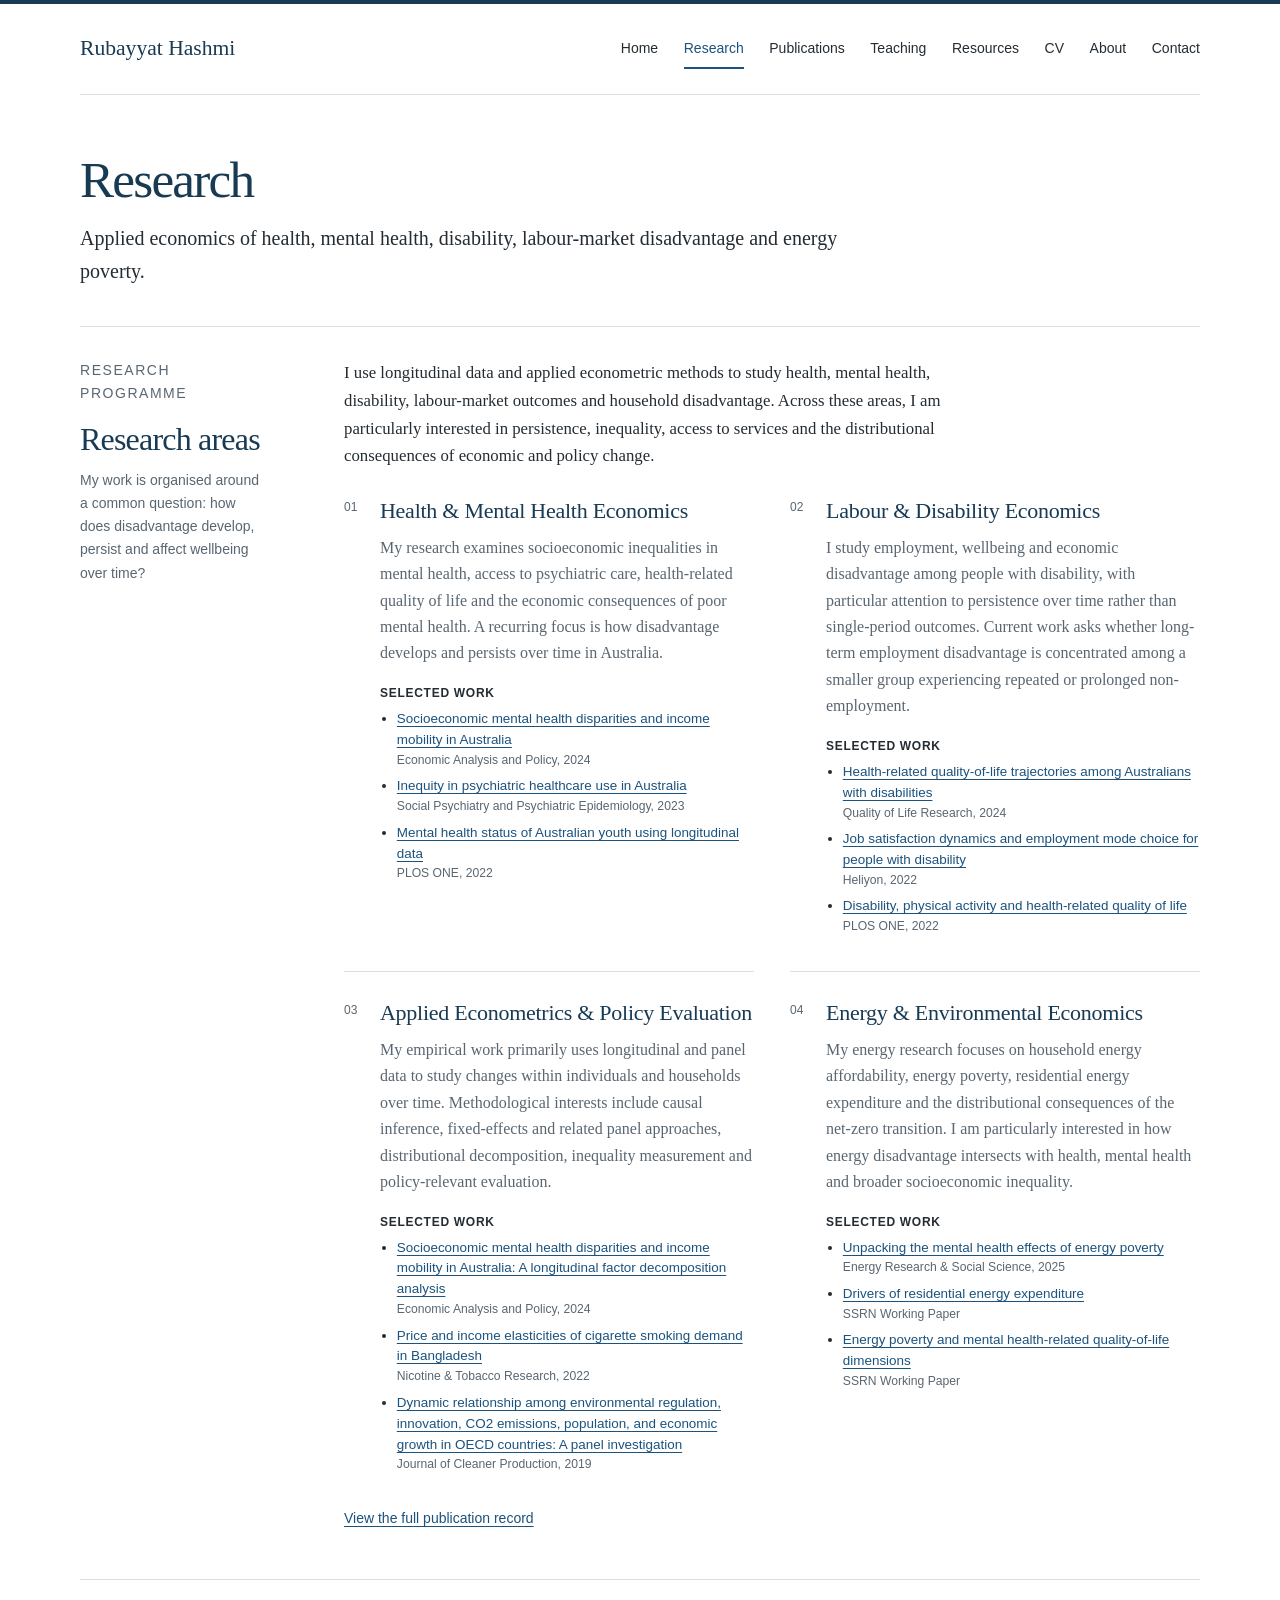
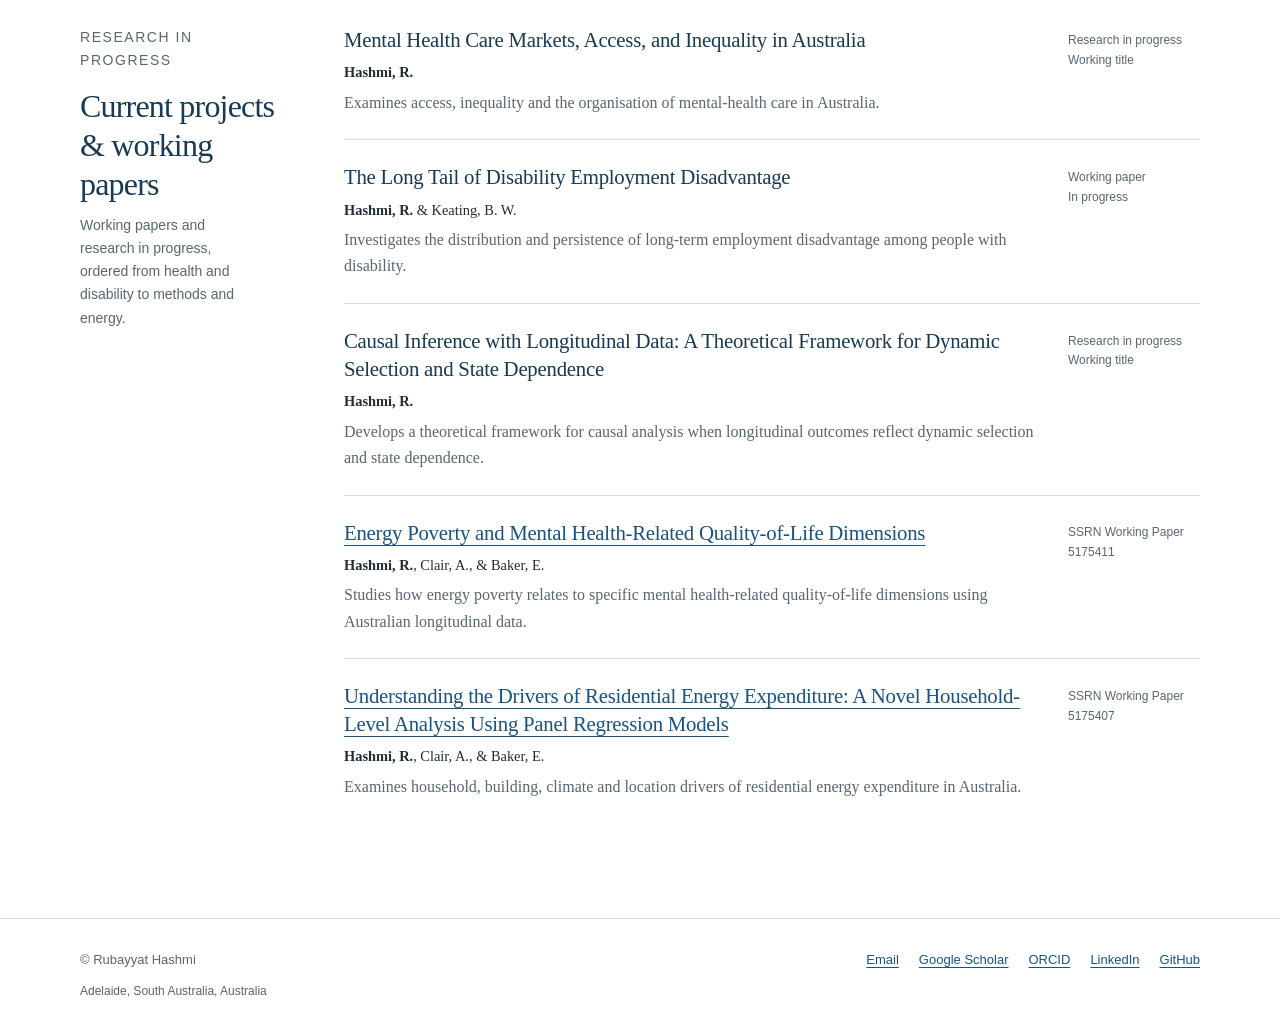
<file: research.html>
<!DOCTYPE html>
<!DOCTYPE html>

<html lang="en-AU">
<head>
<meta charset="utf-8"/>
<meta content="width=device-width, initial-scale=1" name="viewport"/>
<title>Research | Rubayyat Hashmi</title>
<meta content="Research in health and mental health economics, labour and disability, applied econometrics and policy evaluation, and energy economics." name="description"/>
<meta content="Rubayyat Hashmi" name="author"/>

<meta content="index, follow" name="robots"/>
<meta content="#183a53" name="theme-color"/>
<meta content="website" property="og:type"/>
<meta content="Research | Rubayyat Hashmi" property="og:title"/>
<meta content="Research in health and mental health economics, labour and disability, applied econometrics and policy evaluation, and energy economics." property="og:description"/>
<link href="data:image/svg+xml,%3Csvg%20xmlns%3D%22http%3A//www.w3.org/2000/svg%22%20viewBox%3D%220%200%2064%2064%22%3E%3Crect%20width%3D%2264%22%20height%3D%2264%22%20rx%3D%223%22%20fill%3D%22%23183a53%22/%3E%3Ctext%20x%3D%2232%22%20y%3D%2244%22%20text-anchor%3D%22middle%22%20font-family%3D%22Georgia%2Cserif%22%20font-size%3D%2242%22%20fill%3D%22white%22%3ER%3C/text%3E%3C/svg%3E" rel="icon" type="image/svg+xml"/>
<link href="assets/css/styles.css" rel="stylesheet"/>
<script defer="" src="assets/js/navigation.js"></script>
<link href="https://www.rhashmi.com/research.html" rel="canonical"/><meta content="https://www.rhashmi.com/research.html" property="og:url"/><meta content="https://www.rhashmi.com/assets/images/rubayyat-hashmi.jpg" property="og:image"/><meta content="Rubayyat Hashmi" property="og:site_name"/><meta content="summary_large_image" name="twitter:card"/><meta content="Research | Rubayyat Hashmi" name="twitter:title"/><meta content="Research in health and mental health economics, labour and disability, applied econometrics and policy evaluation, and energy economics." name="twitter:description"/><meta content="https://www.rhashmi.com/assets/images/rubayyat-hashmi.jpg" name="twitter:image"/></head>
<body>
<a class="skip-link" href="#main-content">Skip to content</a>
<header class="site-header">
<div class="container header-inner">
<a class="wordmark" href="index.html">Rubayyat Hashmi</a>
<button aria-controls="site-navigation" aria-expanded="false" aria-label="Open navigation menu" class="menu-toggle" type="button">Menu</button>
<nav aria-label="Main navigation" class="site-nav" id="site-navigation">
<ul>
<li><a href="index.html">Home</a></li>
<li><a aria-current="page" href="research.html">Research</a></li>
<li><a href="publications.html">Publications</a></li>
<li><a href="teaching.html">Teaching</a></li><li><a href="resources.html">Resources</a></li>
<li><a href="cv.html">CV</a></li>
<li><a href="about.html">About</a></li>
<li><a href="contact.html">Contact</a></li>
</ul>
</nav>
</div>
</header>
<main id="main-content" tabindex="-1">
<div class="container">
<header class="page-heading"><h1>Research</h1><p class="lead">Applied economics of health, mental health, disability, labour-market disadvantage and energy poverty.</p></header>
<div class="page-content">
<section aria-labelledby="research-areas-title" class="section section-layout">
<div class="section-heading"><p class="section-label">Research programme</p><h2 id="research-areas-title">Research areas</h2><p>My work is organised around a common question: how does disadvantage develop, persist and affect wellbeing over time?</p></div>
<div>
<p class="research-intro">I use longitudinal data and applied econometric methods to study health, mental health, disability, labour-market outcomes and household disadvantage. Across these areas, I am particularly interested in persistence, inequality, access to services and the distributional consequences of economic and policy change.</p>
<div class="areas">
<article class="area"><span aria-hidden="true" class="area-number">01</span><div><h3>Health &amp; Mental Health Economics</h3><p>My research examines socioeconomic inequalities in mental health, access to psychiatric care, health-related quality of life and the economic consequences of poor mental health. A recurring focus is how disadvantage develops and persists over time in Australia.</p><p class="selected-work-label">Selected work</p><ul class="selected-work-list"><li><a href="https://doi.org/10.1016/j.eap.2024.03.010">Socioeconomic mental health disparities and income mobility in Australia</a> <span>Economic Analysis and Policy, 2024</span></li><li><a href="https://doi.org/10.1007/s00127-022-02310-1">Inequity in psychiatric healthcare use in Australia</a> <span>Social Psychiatry and Psychiatric Epidemiology, 2023</span></li><li><a href="https://doi.org/10.1371/journal.pone.0267191">Mental health status of Australian youth using longitudinal data</a> <span>PLOS ONE, 2022</span></li></ul></div></article>
<article class="area"><span aria-hidden="true" class="area-number">02</span><div><h3>Labour &amp; Disability Economics</h3><p>I study employment, wellbeing and economic disadvantage among people with disability, with particular attention to persistence over time rather than single-period outcomes. Current work asks whether long-term employment disadvantage is concentrated among a smaller group experiencing repeated or prolonged non-employment.</p><p class="selected-work-label">Selected work</p><ul class="selected-work-list"><li><a href="https://doi.org/10.1007/s11136-024-03683-3">Health-related quality-of-life trajectories among Australians with disabilities</a> <span>Quality of Life Research, 2024</span></li><li><a href="https://doi.org/10.1016/j.heliyon.2022.e11076">Job satisfaction dynamics and employment mode choice for people with disability</a> <span>Heliyon, 2022</span></li><li><a href="https://doi.org/10.1371/journal.pone.0268304">Disability, physical activity and health-related quality of life</a> <span>PLOS ONE, 2022</span></li></ul></div></article>
<article class="area"><span aria-hidden="true" class="area-number">03</span><div><h3>Applied Econometrics &amp; Policy Evaluation</h3><p>My empirical work primarily uses longitudinal and panel data to study changes within individuals and households over time. Methodological interests include causal inference, fixed-effects and related panel approaches, distributional decomposition, inequality measurement and policy-relevant evaluation.</p><p class="selected-work-label">Selected work</p><ul class="selected-work-list"><li><a href="https://doi.org/10.1016/j.eap.2024.03.010">Socioeconomic mental health disparities and income mobility in Australia: A longitudinal factor decomposition analysis</a> <span>Economic Analysis and Policy, 2024</span></li><li><a href="https://doi.org/10.1093/ntr/ntab270">Price and income elasticities of cigarette smoking demand in Bangladesh</a> <span>Nicotine &amp; Tobacco Research, 2022</span></li><li><a href="https://doi.org/10.1016/j.jclepro.2019.05.325">Dynamic relationship among environmental regulation, innovation, CO2 emissions, population, and economic growth in OECD countries: A panel investigation</a> <span>Journal of Cleaner Production, 2019</span></li></ul></div></article>
<article class="area"><span aria-hidden="true" class="area-number">04</span><div><h3>Energy &amp; Environmental Economics</h3><p>My energy research focuses on household energy affordability, energy poverty, residential energy expenditure and the distributional consequences of the net-zero transition. I am particularly interested in how energy disadvantage intersects with health, mental health and broader socioeconomic inequality.</p><p class="selected-work-label">Selected work</p><ul class="selected-work-list"><li><a href="https://doi.org/10.1016/j.erss.2025.104115">Unpacking the mental health effects of energy poverty</a> <span>Energy Research &amp; Social Science, 2025</span></li><li><a href="https://papers.ssrn.com/sol3/papers.cfm?abstract_id=5175407">Drivers of residential energy expenditure</a> <span>SSRN Working Paper</span></li><li><a href="https://papers.ssrn.com/sol3/papers.cfm?abstract_id=5175411">Energy poverty and mental health-related quality-of-life dimensions</a> <span>SSRN Working Paper</span></li></ul></div></article>
</div>
<p class="research-more"><a href="publications.html">View the full publication record</a></p>
</div>
</section>
<section aria-labelledby="working-title" class="section section-layout" id="current-projects">
<div class="section-heading"><p class="section-label">Research in progress</p><h2 id="working-title">Current projects &amp; working papers</h2><p>Working papers and research in progress, ordered from health and disability to methods and energy.</p></div>
<ul class="project-list"><li class="project"><div><h3>Mental Health Care Markets, Access, and Inequality in Australia</h3><p class="project-authors"><strong>Hashmi, R.</strong></p><p>Examines access, inequality and the organisation of mental-health care in Australia.</p></div><span class="project-status">Research in progress<br/>Working title</span></li><li class="project"><div><h3>The Long Tail of Disability Employment Disadvantage</h3><p class="project-authors"><strong>Hashmi, R.</strong> &amp; Keating, B. W.</p><p>Investigates the distribution and persistence of long-term employment disadvantage among people with disability.</p></div><span class="project-status">Working paper<br/>In progress</span></li><li class="project"><div><h3>Causal Inference with Longitudinal Data: A Theoretical Framework for Dynamic Selection and State Dependence</h3><p class="project-authors"><strong>Hashmi, R.</strong></p><p>Develops a theoretical framework for causal analysis when longitudinal outcomes reflect dynamic selection and state dependence.</p></div><span class="project-status">Research in progress<br/>Working title</span></li><li class="project"><div><h3><a href="https://papers.ssrn.com/sol3/papers.cfm?abstract_id=5175411">Energy Poverty and Mental Health-Related Quality-of-Life Dimensions</a></h3><p class="project-authors"><strong>Hashmi, R.</strong>, Clair, A., &amp; Baker, E.</p><p>Studies how energy poverty relates to specific mental health-related quality-of-life dimensions using Australian longitudinal data.</p></div><span class="project-status">SSRN Working Paper<br/>5175411</span></li><li class="project"><div><h3><a href="https://papers.ssrn.com/sol3/papers.cfm?abstract_id=5175407">Understanding the Drivers of Residential Energy Expenditure: A Novel Household-Level Analysis Using Panel Regression Models</a></h3><p class="project-authors"><strong>Hashmi, R.</strong>, Clair, A., &amp; Baker, E.</p><p>Examines household, building, climate and location drivers of residential energy expenditure in Australia.</p></div><span class="project-status">SSRN Working Paper<br/>5175407</span></li></ul>
</section></div>
</div>
</main>
<footer class="site-footer">
<div class="container">
<div class="footer-main">
<span>© Rubayyat Hashmi</span>
<ul aria-label="Academic profiles" class="footer-links">
<li><a href="mailto:Rubayyat.Hashmi@adelaide.edu.au">Email</a></li>
<li><a href="https://scholar.google.com/citations?user=IVqR_3UAAAAJ">Google Scholar</a></li>
<li><a href="https://orcid.org/0000-0002-5953-0650">ORCID</a></li>
<li><a href="https://www.linkedin.com/in/rubayyat-hashmi-479aab48/">LinkedIn</a></li>
<li><a href="https://github.com/rubayyat">GitHub</a></li>
</ul>
</div>
<p class="footer-note">Adelaide, South Australia, Australia</p>
</div>
</footer>
</body>
</html>
</file>
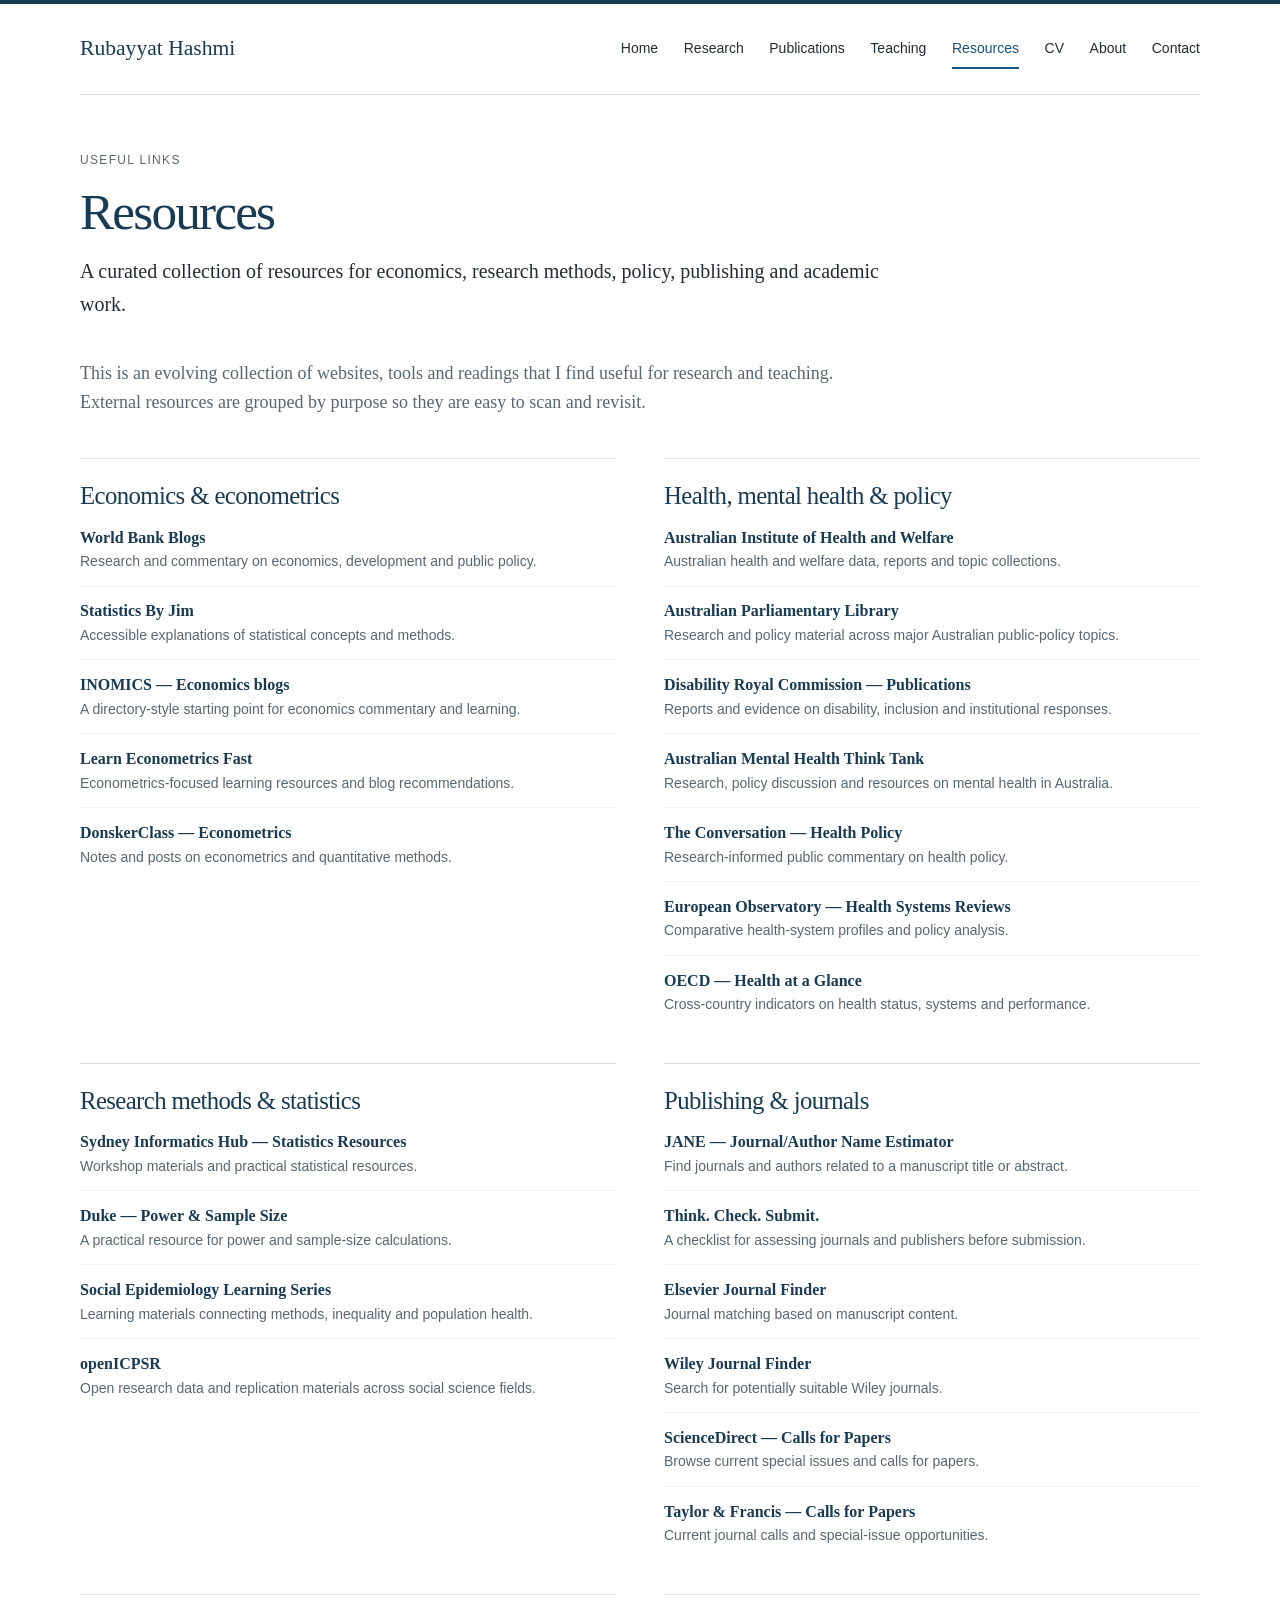
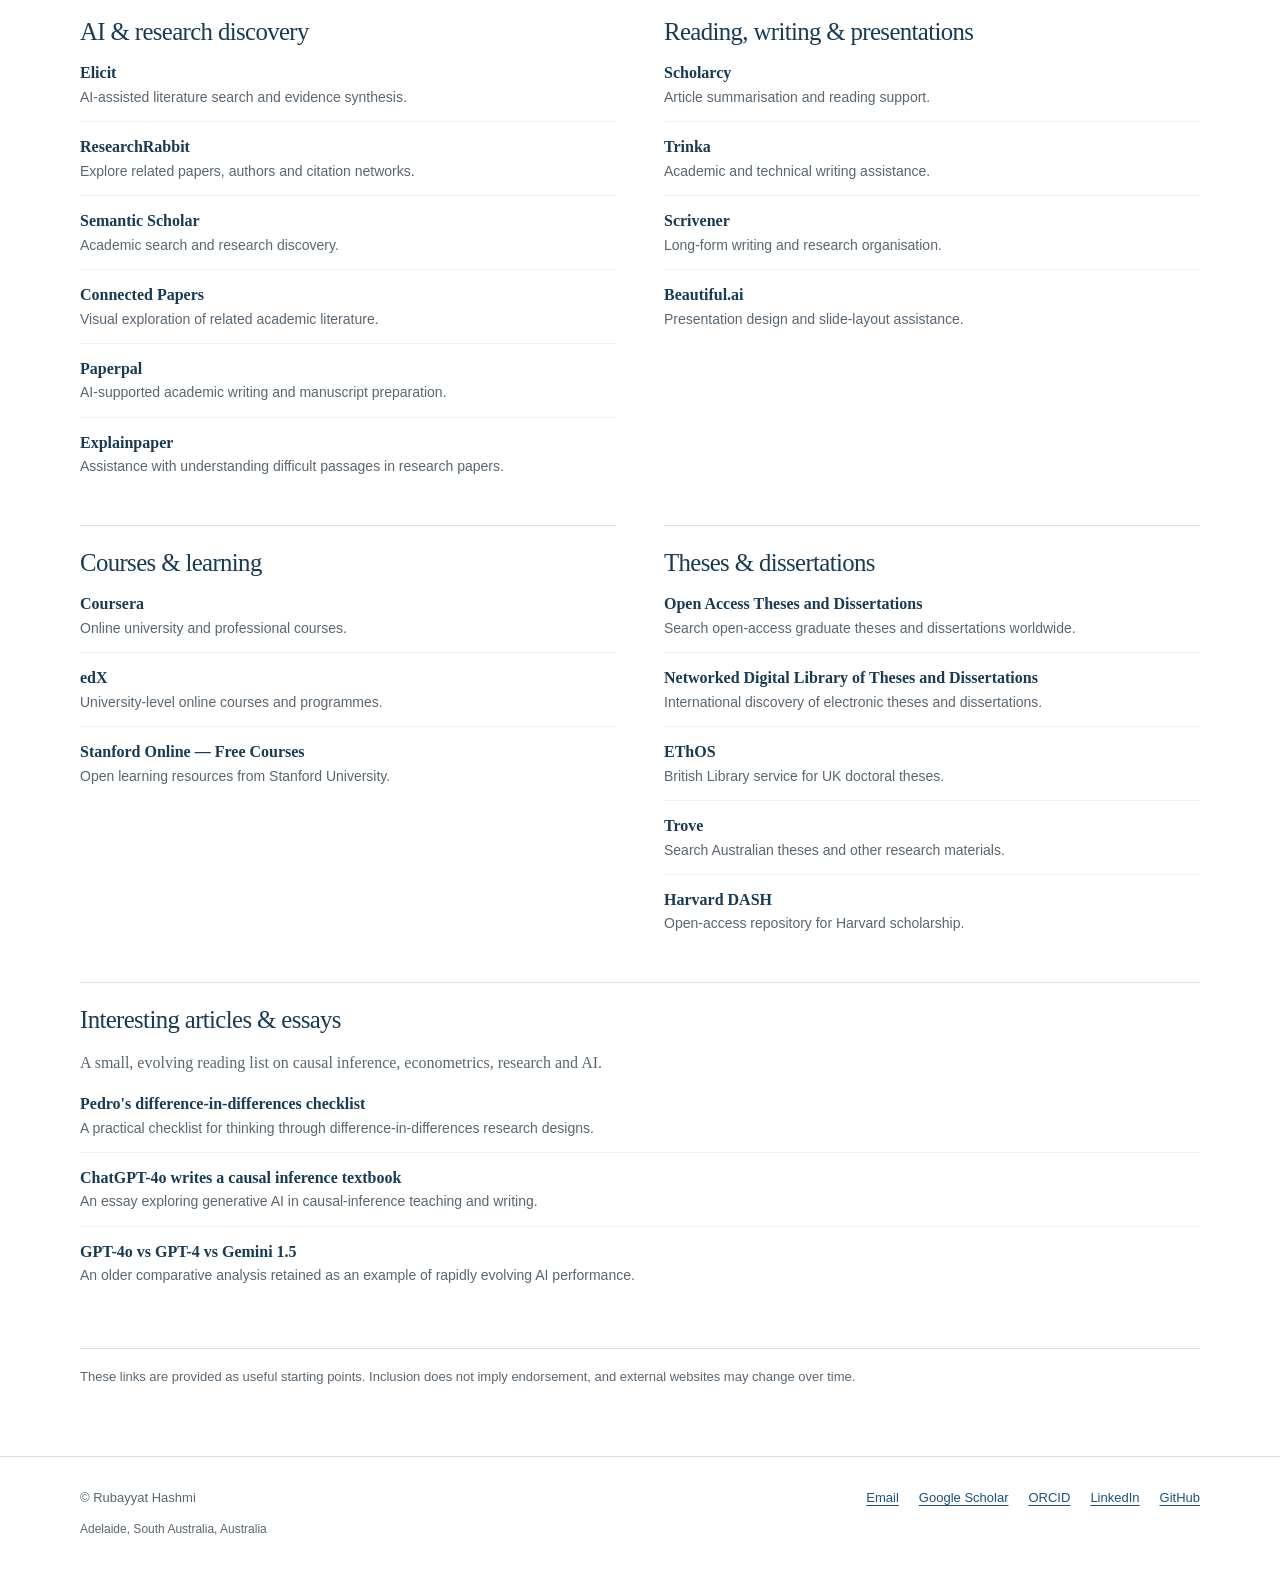
<file: resources.html>
<!DOCTYPE html>
<!DOCTYPE html>

<html lang="en-AU">
<head>
<meta charset="utf-8"/>
<meta content="width=device-width, initial-scale=1" name="viewport"/>
<title>Resources | Rubayyat Hashmi</title>
<meta content="A curated collection of economics, research methods, policy, publishing, AI, academic writing and learning resources." name="description"/>
<meta content="Rubayyat Hashmi" name="author"/>

<meta content="index, follow" name="robots"/>
<meta content="#183a53" name="theme-color"/>
<meta content="website" property="og:type"/>
<meta content="Resources | Rubayyat Hashmi" property="og:title"/>
<meta content="A curated collection of economics, research methods, policy, publishing, AI, academic writing and learning resources." property="og:description"/>
<link href="data:image/svg+xml,%3Csvg%20xmlns%3D%22http%3A//www.w3.org/2000/svg%22%20viewBox%3D%220%200%2064%2064%22%3E%3Crect%20width%3D%2264%22%20height%3D%2264%22%20rx%3D%223%22%20fill%3D%22%23183a53%22/%3E%3Ctext%20x%3D%2232%22%20y%3D%2244%22%20text-anchor%3D%22middle%22%20font-family%3D%22Georgia%2Cserif%22%20font-size%3D%2242%22%20fill%3D%22white%22%3ER%3C/text%3E%3C/svg%3E" rel="icon" type="image/svg+xml"/>
<link href="assets/css/styles.css" rel="stylesheet"/>
<script defer="" src="assets/js/navigation.js"></script>
<link href="https://www.rhashmi.com/resources.html" rel="canonical"/><meta content="https://www.rhashmi.com/resources.html" property="og:url"/><meta content="https://www.rhashmi.com/assets/images/rubayyat-hashmi.jpg" property="og:image"/><meta content="Rubayyat Hashmi" property="og:site_name"/><meta content="summary_large_image" name="twitter:card"/><meta content="Resources | Rubayyat Hashmi" name="twitter:title"/><meta content="A curated collection of economics, research methods, policy, publishing, AI, academic writing and learning resources." name="twitter:description"/><meta content="https://www.rhashmi.com/assets/images/rubayyat-hashmi.jpg" name="twitter:image"/></head>
<body>
<a class="skip-link" href="#main-content">Skip to content</a>
<header class="site-header">
<div class="container header-inner">
<a class="wordmark" href="index.html">Rubayyat Hashmi</a>
<button aria-controls="site-navigation" aria-expanded="false" aria-label="Open navigation menu" class="menu-toggle" type="button">Menu</button>
<nav aria-label="Main navigation" class="site-nav" id="site-navigation">
<ul>
<li><a href="index.html">Home</a></li>
<li><a href="research.html">Research</a></li>
<li><a href="publications.html">Publications</a></li>
<li><a href="teaching.html">Teaching</a></li>
<li><a aria-current="page" href="resources.html">Resources</a></li>
<li><a href="cv.html">CV</a></li>
<li><a href="about.html">About</a></li>
<li><a href="contact.html">Contact</a></li>
</ul>
</nav>
</div>
</header>
<main id="main-content" tabindex="-1">
<div class="container">
<header class="page-heading">
<p class="section-label">Useful links</p>
<h1>Resources</h1>
<p class="lead">A curated collection of resources for economics, research methods, policy, publishing and academic work.</p>
</header>
<div class="page-content">
<p class="resource-intro">This is an evolving collection of websites, tools and readings that I find useful for research and teaching. External resources are grouped by purpose so they are easy to scan and revisit.</p>
<div class="resource-grid">
<section class="resource-group">
<h2>Economics &amp; econometrics</h2>
<ul class="resource-list">
<li><a href="https://blogs.worldbank.org/en/blogs"><strong>World Bank Blogs</strong><span>Research and commentary on economics, development and public policy.</span></a></li>
<li><a href="https://statisticsbyjim.com/"><strong>Statistics By Jim</strong><span>Accessible explanations of statistical concepts and methods.</span></a></li>
<li><a href="https://inomics.com/advice/the-top-economics-blogs-50151"><strong>INOMICS — Economics blogs</strong><span>A directory-style starting point for economics commentary and learning.</span></a></li>
<li><a href="https://learneconometricsfast.com/11-highly-useful-blogs-to-learn-econometrics/"><strong>Learn Econometrics Fast</strong><span>Econometrics-focused learning resources and blog recommendations.</span></a></li>
<li><a href="https://donskerclass.github.io/tags/econometrics/"><strong>DonskerClass — Econometrics</strong><span>Notes and posts on econometrics and quantitative methods.</span></a></li>
</ul>
</section>
<section class="resource-group">
<h2>Health, mental health &amp; policy</h2>
<ul class="resource-list">
<li><a href="https://www.aihw.gov.au/reports-data/a-z-topics"><strong>Australian Institute of Health and Welfare</strong><span>Australian health and welfare data, reports and topic collections.</span></a></li>
<li><a href="https://www.aph.gov.au/About_Parliament/Parliamentary_Departments/Parliamentary_Library/Browse_by_Topic"><strong>Australian Parliamentary Library</strong><span>Research and policy material across major Australian public-policy topics.</span></a></li>
<li><a href="https://disability.royalcommission.gov.au/publications"><strong>Disability Royal Commission — Publications</strong><span>Reports and evidence on disability, inclusion and institutional responses.</span></a></li>
<li><a href="https://mentalhealththinktank.org.au/"><strong>Australian Mental Health Think Tank</strong><span>Research, policy discussion and resources on mental health in Australia.</span></a></li>
<li><a href="https://theconversation.com/au/topics/health-policy-431"><strong>The Conversation — Health Policy</strong><span>Research-informed public commentary on health policy.</span></a></li>
<li><a href="https://eurohealthobservatory.who.int/publications/health-systems-reviews"><strong>European Observatory — Health Systems Reviews</strong><span>Comparative health-system profiles and policy analysis.</span></a></li>
<li><a href="https://www.oecd.org/en/publications/serials/health-at-a-glance_g1gha65a.html"><strong>OECD — Health at a Glance</strong><span>Cross-country indicators on health status, systems and performance.</span></a></li>
</ul>
</section>
<section class="resource-group">
<h2>Research methods &amp; statistics</h2>
<ul class="resource-list">
<li><a href="https://sydney-informatics-hub.github.io/stats-resources/acknowledgement_of_workshops.html"><strong>Sydney Informatics Hub — Statistics Resources</strong><span>Workshop materials and practical statistical resources.</span></a></li>
<li><a href="https://www2.stat.duke.edu/~fl35/pspower.html"><strong>Duke — Power &amp; Sample Size</strong><span>A practical resource for power and sample-size calculations.</span></a></li>
<li><a href="https://leongcentre.utoronto.ca/social-epidemiology-learning-series"><strong>Social Epidemiology Learning Series</strong><span>Learning materials connecting methods, inequality and population health.</span></a></li>
<li><a href="https://www.openicpsr.org/openicpsr/repository/"><strong>openICPSR</strong><span>Open research data and replication materials across social science fields.</span></a></li>
</ul>
</section>
<section class="resource-group">
<h2>Publishing &amp; journals</h2>
<ul class="resource-list">
<li><a href="https://jane.biosemantics.org/"><strong>JANE — Journal/Author Name Estimator</strong><span>Find journals and authors related to a manuscript title or abstract.</span></a></li>
<li><a href="https://thinkchecksubmit.org/"><strong>Think. Check. Submit.</strong><span>A checklist for assessing journals and publishers before submission.</span></a></li>
<li><a href="https://journalfinder.elsevier.com/"><strong>Elsevier Journal Finder</strong><span>Journal matching based on manuscript content.</span></a></li>
<li><a href="https://journalfinder.wiley.com/search?type=match"><strong>Wiley Journal Finder</strong><span>Search for potentially suitable Wiley journals.</span></a></li>
<li><a href="https://www.sciencedirect.com/browse/calls-for-papers"><strong>ScienceDirect — Calls for Papers</strong><span>Browse current special issues and calls for papers.</span></a></li>
<li><a href="https://authorservices.taylorandfrancis.com/call-for-papers/"><strong>Taylor &amp; Francis — Calls for Papers</strong><span>Current journal calls and special-issue opportunities.</span></a></li>
</ul>
</section>
<section class="resource-group">
<h2>AI &amp; research discovery</h2>
<ul class="resource-list">
<li><a href="https://elicit.com/"><strong>Elicit</strong><span>AI-assisted literature search and evidence synthesis.</span></a></li>
<li><a href="https://www.researchrabbit.ai/"><strong>ResearchRabbit</strong><span>Explore related papers, authors and citation networks.</span></a></li>
<li><a href="https://www.semanticscholar.org/"><strong>Semantic Scholar</strong><span>Academic search and research discovery.</span></a></li>
<li><a href="https://www.connectedpapers.com/"><strong>Connected Papers</strong><span>Visual exploration of related academic literature.</span></a></li>
<li><a href="https://paperpal.com/"><strong>Paperpal</strong><span>AI-supported academic writing and manuscript preparation.</span></a></li>
<li><a href="https://www.explainpaper.com/"><strong>Explainpaper</strong><span>Assistance with understanding difficult passages in research papers.</span></a></li>
</ul>
</section>
<section class="resource-group">
<h2>Reading, writing &amp; presentations</h2>
<ul class="resource-list">
<li><a href="https://www.scholarcy.com/"><strong>Scholarcy</strong><span>Article summarisation and reading support.</span></a></li>
<li><a href="https://www.trinka.ai/"><strong>Trinka</strong><span>Academic and technical writing assistance.</span></a></li>
<li><a href="https://www.literatureandlatte.com/scrivener/overview"><strong>Scrivener</strong><span>Long-form writing and research organisation.</span></a></li>
<li><a href="https://www.beautiful.ai/presentation-software"><strong>Beautiful.ai</strong><span>Presentation design and slide-layout assistance.</span></a></li>
</ul>
</section>
<section class="resource-group">
<h2>Courses &amp; learning</h2>
<ul class="resource-list">
<li><a href="https://www.coursera.org/"><strong>Coursera</strong><span>Online university and professional courses.</span></a></li>
<li><a href="https://www.edx.org/"><strong>edX</strong><span>University-level online courses and programmes.</span></a></li>
<li><a href="https://online.stanford.edu/free-courses"><strong>Stanford Online — Free Courses</strong><span>Open learning resources from Stanford University.</span></a></li>
</ul>
</section>
<section class="resource-group">
<h2>Theses &amp; dissertations</h2>
<ul class="resource-list">
<li><a href="https://oatd.org/"><strong>Open Access Theses and Dissertations</strong><span>Search open-access graduate theses and dissertations worldwide.</span></a></li>
<li><a href="https://ndltd.org/"><strong>Networked Digital Library of Theses and Dissertations</strong><span>International discovery of electronic theses and dissertations.</span></a></li>
<li><a href="https://ethos.bl.uk/"><strong>EThOS</strong><span>British Library service for UK doctoral theses.</span></a></li>
<li><a href="https://trove.nla.gov.au/"><strong>Trove</strong><span>Search Australian theses and other research materials.</span></a></li>
<li><a href="https://dash.harvard.edu/"><strong>Harvard DASH</strong><span>Open-access repository for Harvard scholarship.</span></a></li>
</ul>
</section>
<section class="resource-group resource-group-wide">
<h2>Interesting articles &amp; essays</h2>
<p class="resource-note">A small, evolving reading list on causal inference, econometrics, research and AI.</p>
<ul class="resource-list">
<li><a href="https://causalinf.substack.com/p/pedros-diff-in-diff-checklist-step"><strong>Pedro's difference-in-differences checklist</strong><span>A practical checklist for thinking through difference-in-differences research designs.</span></a></li>
<li><a href="https://causalinf.substack.com/p/chatgpt-4o-writes-a-causal-inference"><strong>ChatGPT-4o writes a causal inference textbook</strong><span>An essay exploring generative AI in causal-inference teaching and writing.</span></a></li>
<li><a href="https://medium.com/@lars.chr.wiik/gpt-4o-vs-gpt-4-vs-gemini-1-5-performance-analysis-6bd207a2c580"><strong>GPT-4o vs GPT-4 vs Gemini 1.5</strong><span>An older comparative analysis retained as an example of rapidly evolving AI performance.</span></a></li>
</ul>
</section>
</div>
<p class="resource-disclaimer">These links are provided as useful starting points. Inclusion does not imply endorsement, and external websites may change over time.</p>
</div>
</div>
</main>
<footer class="site-footer">
<div class="container">
<div class="footer-main">
<span>© Rubayyat Hashmi</span>
<ul aria-label="Academic profiles" class="footer-links">
<li><a href="mailto:Rubayyat.Hashmi@adelaide.edu.au">Email</a></li>
<li><a href="https://scholar.google.com/citations?user=IVqR_3UAAAAJ">Google Scholar</a></li>
<li><a href="https://orcid.org/0000-0002-5953-0650">ORCID</a></li>
<li><a href="https://www.linkedin.com/in/rubayyat-hashmi-479aab48/">LinkedIn</a></li>
<li><a href="https://github.com/rubayyat">GitHub</a></li>
</ul>
</div>
<p class="footer-note">Adelaide, South Australia, Australia</p>
</div>
</footer>
</body>
</html>
</file>
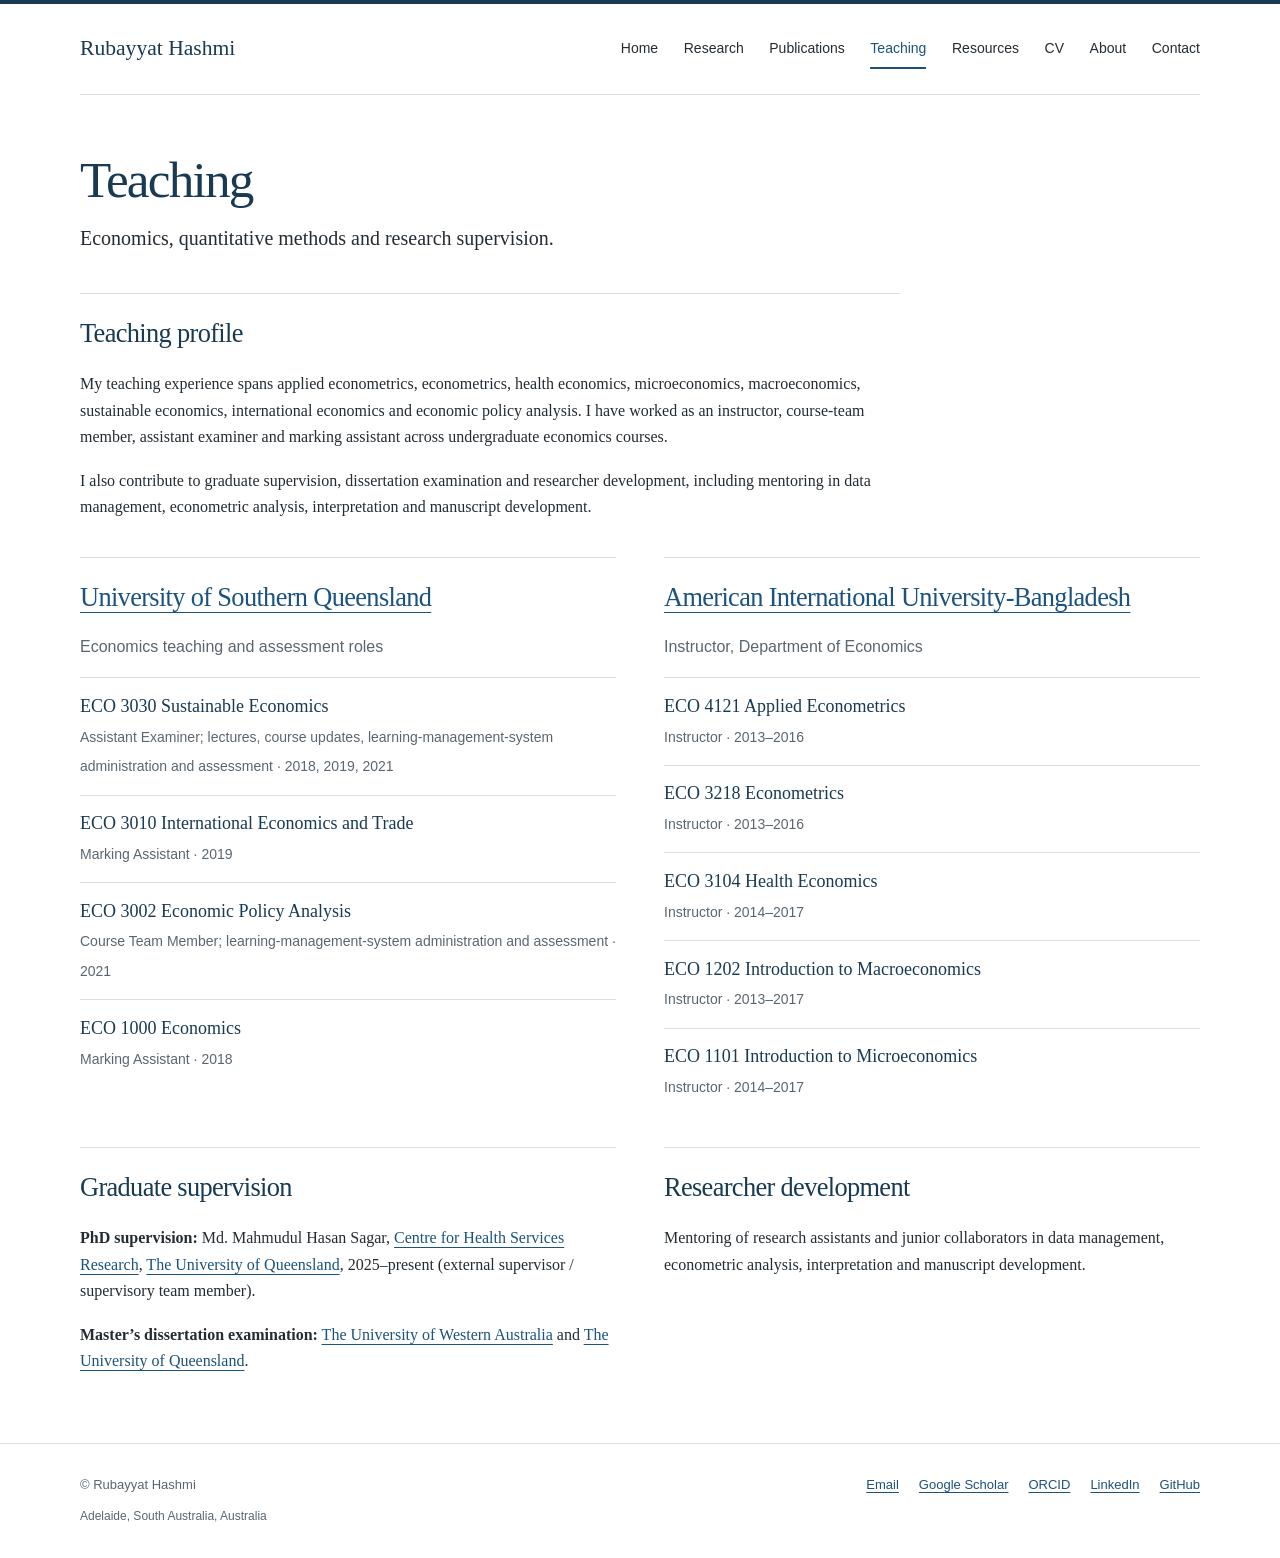
<file: teaching.html>
<!DOCTYPE html>
<!DOCTYPE html>

<html lang="en-AU">
<head>
<meta charset="utf-8"/>
<meta content="width=device-width, initial-scale=1" name="viewport"/>
<title>Teaching | Rubayyat Hashmi</title>
<meta content="Teaching and supervision profile of Rubayyat Hashmi, economist." name="description"/>
<meta content="Rubayyat Hashmi" name="author"/>

<meta content="index, follow" name="robots"/>
<meta content="#183a53" name="theme-color"/>
<meta content="website" property="og:type"/>
<meta content="Teaching | Rubayyat Hashmi" property="og:title"/>
<meta content="Teaching and supervision profile of Rubayyat Hashmi, economist." property="og:description"/>
<link href="data:image/svg+xml,%3Csvg%20xmlns%3D%22http%3A//www.w3.org/2000/svg%22%20viewBox%3D%220%200%2064%2064%22%3E%3Crect%20width%3D%2264%22%20height%3D%2264%22%20rx%3D%223%22%20fill%3D%22%23183a53%22/%3E%3Ctext%20x%3D%2232%22%20y%3D%2244%22%20text-anchor%3D%22middle%22%20font-family%3D%22Georgia%2Cserif%22%20font-size%3D%2242%22%20fill%3D%22white%22%3ER%3C/text%3E%3C/svg%3E" rel="icon" type="image/svg+xml"/>
<link href="assets/css/styles.css" rel="stylesheet"/>
<script defer="" src="assets/js/navigation.js"></script>
<link href="https://www.rhashmi.com/teaching.html" rel="canonical"/><meta content="https://www.rhashmi.com/teaching.html" property="og:url"/><meta content="https://www.rhashmi.com/assets/images/rubayyat-hashmi.jpg" property="og:image"/><meta content="Rubayyat Hashmi" property="og:site_name"/><meta content="summary_large_image" name="twitter:card"/><meta content="Teaching | Rubayyat Hashmi" name="twitter:title"/><meta content="Teaching and supervision profile of Rubayyat Hashmi, economist." name="twitter:description"/><meta content="https://www.rhashmi.com/assets/images/rubayyat-hashmi.jpg" name="twitter:image"/></head>
<body>
<a class="skip-link" href="#main-content">Skip to content</a>
<header class="site-header">
<div class="container header-inner">
<a class="wordmark" href="index.html">Rubayyat Hashmi</a>
<button aria-controls="site-navigation" aria-expanded="false" aria-label="Open navigation menu" class="menu-toggle" type="button">Menu</button>
<nav aria-label="Main navigation" class="site-nav" id="site-navigation">
<ul>
<li><a href="index.html">Home</a></li>
<li><a href="research.html">Research</a></li>
<li><a href="publications.html">Publications</a></li>
<li><a aria-current="page" href="teaching.html">Teaching</a></li><li><a href="resources.html">Resources</a></li>
<li><a href="cv.html">CV</a></li>
<li><a href="about.html">About</a></li>
<li><a href="contact.html">Contact</a></li>
</ul>
</nav>
</div>
</header>
<main id="main-content" tabindex="-1">
<div class="container">
<header class="page-heading"><h1>Teaching</h1><p class="lead">Economics, quantitative methods and research supervision.</p></header>
<div class="page-content">
<section aria-labelledby="teaching-profile-title" class="detail-block teaching-profile"><h2 id="teaching-profile-title">Teaching profile</h2><p>My teaching experience spans applied econometrics, econometrics, health economics, microeconomics, macroeconomics, sustainable economics, international economics and economic policy analysis. I have worked as an instructor, course-team member, assistant examiner and marking assistant across undergraduate economics courses.</p><p>I also contribute to graduate supervision, dissertation examination and researcher development, including mentoring in data management, econometric analysis, interpretation and manuscript development.</p></section><div class="detail-grid">
<section class="detail-block"><h2><a href="https://www.unisq.edu.au/">University of Southern Queensland</a></h2>
<p class="institution-meta">Economics teaching and assessment roles</p>
<ul class="teaching-list">
<li><strong>ECO 3030 Sustainable Economics</strong><span>Assistant Examiner; lectures, course updates, learning-management-system administration and assessment · 2018, 2019, 2021</span></li>
<li><strong>ECO 3010 International Economics and Trade</strong><span>Marking Assistant · 2019</span></li>
<li><strong>ECO 3002 Economic Policy Analysis</strong><span>Course Team Member; learning-management-system administration and assessment · 2021</span></li>
<li><strong>ECO 1000 Economics</strong><span>Marking Assistant · 2018</span></li>
</ul></section>
<section class="detail-block"><h2><a href="https://www.aiub.edu/">American International University-Bangladesh</a></h2>
<p class="institution-meta">Instructor, Department of Economics</p>
<ul class="teaching-list">
<li><strong>ECO 4121 Applied Econometrics</strong><span>Instructor · 2013–2016</span></li>
<li><strong>ECO 3218 Econometrics</strong><span>Instructor · 2013–2016</span></li>
<li><strong>ECO 3104 Health Economics</strong><span>Instructor · 2014–2017</span></li>
<li><strong>ECO 1202 Introduction to Macroeconomics</strong><span>Instructor · 2013–2017</span></li>
<li><strong>ECO 1101 Introduction to Microeconomics</strong><span>Instructor · 2014–2017</span></li>
</ul></section>
<section class="detail-block"><h2>Graduate supervision</h2><p><strong>PhD supervision:</strong> Md. Mahmudul Hasan Sagar, <a href="https://chsr.centre.uq.edu.au/">Centre for Health Services Research</a>, <a href="https://uq.edu.au/">The University of Queensland</a>, 2025–present (external supervisor / supervisory team member).</p><p><strong>Master’s dissertation examination:</strong> <a href="https://www.uwa.edu.au/home">The University of Western Australia</a> and <a href="https://uq.edu.au/">The University of Queensland</a>.</p></section>
<section class="detail-block"><h2>Researcher development</h2><p>Mentoring of research assistants and junior collaborators in data management, econometric analysis, interpretation and manuscript development.</p></section>
</div></div>
</div>
</main>
<footer class="site-footer">
<div class="container">
<div class="footer-main">
<span>© Rubayyat Hashmi</span>
<ul aria-label="Academic profiles" class="footer-links">
<li><a href="mailto:Rubayyat.Hashmi@adelaide.edu.au">Email</a></li>
<li><a href="https://scholar.google.com/citations?user=IVqR_3UAAAAJ">Google Scholar</a></li>
<li><a href="https://orcid.org/0000-0002-5953-0650">ORCID</a></li>
<li><a href="https://www.linkedin.com/in/rubayyat-hashmi-479aab48/">LinkedIn</a></li>
<li><a href="https://github.com/rubayyat">GitHub</a></li>
</ul>
</div>
<p class="footer-note">Adelaide, South Australia, Australia</p>
</div>
</footer>
</body>
</html>
</file>
<file: assets/css/styles.css>
/* Rubayyat Hashmi — shared academic design system.
   Tokens control typography, colour, rules and spacing throughout the site. */
:root {
  color-scheme: light;
  --paper: #ffffff;
  --ink: #242c33;
  --navy: #183a53;
  --link: #1b527e;
  --muted: #596671;
  --rule: #d9e0e5;
  --wash: #f4f7f9;
  --serif: "Palatino Linotype", "Book Antiqua", Palatino, "URW Palladio L", "P052", Georgia, serif;
  --sans: -apple-system, BlinkMacSystemFont, "Segoe UI", Arial, sans-serif;
  --page-width: 1120px;
  --gutter: clamp(22px, 5vw, 64px);
}
*, *::before, *::after { box-sizing: border-box; }
html { -webkit-text-size-adjust: 100%; scroll-padding-top: 2rem; }
body { margin: 0; color: var(--ink); background: var(--paper); font-family: var(--serif); font-size: 1.125rem; line-height: 1.65; overflow-wrap: break-word; }
button, input { font: inherit; }
button { cursor: pointer; }
a { color: var(--link); text-decoration-thickness: 1px; text-underline-offset: .22em; }
a:hover { color: var(--navy); text-decoration-thickness: 2px; }
a:focus-visible, button:focus-visible, summary:focus-visible { outline: 3px solid var(--link); outline-offset: 5px; border-radius: 1px; }
::selection { background: #dce8f1; }
h1, h2, h3, p { margin-top: 0; }
h1, h2, h3 { color: var(--navy); font-weight: 400; }
h1 { font-size: clamp(2.65rem, 5.25vw, 4.25rem); line-height: 1.14; letter-spacing: -.035em; }
h2 { font-size: 2rem; line-height: 1.22; letter-spacing: -.025em; }
h3 { font-size: 1.375rem; line-height: 1.35; letter-spacing: -.012em; }
p { margin-bottom: 1.1rem; }
p:last-child { margin-bottom: 0; }
small { font-size: .875rem; }
[hidden] { display: none !important; }
.container { width: min(var(--page-width), calc(100% - var(--gutter) * 2)); margin-inline: auto; }
.sr-only { position: absolute; width: 1px; height: 1px; padding: 0; margin: -1px; overflow: hidden; clip: rect(0, 0, 0, 0); white-space: nowrap; border: 0; }
.skip-link { position: fixed; z-index: 20; top: 12px; left: 12px; padding: .6rem 1rem; background: #fff; transform: translateY(-160%); font-family: var(--sans); }
.skip-link:focus { transform: translateY(0); }
.site-header { border-top: 4px solid var(--navy); }
.header-inner { min-height: 91px; border-bottom: 1px solid var(--rule); display: flex; align-items: center; justify-content: space-between; gap: 2rem; }
.wordmark { font-size: 1.35rem; color: var(--navy); text-decoration: none; }
.site-nav ul { display: flex; flex-wrap: wrap; align-items: center; gap: 1.6rem; list-style: none; padding: 0; margin: 0; }
.site-nav a { display: block; padding: .55rem 0; color: var(--ink); font: .875rem/1.5 var(--sans); text-decoration: none; border-bottom: 2px solid transparent; }
.site-nav a:hover, .site-nav a[aria-current="page"] { color: var(--link); border-bottom-color: var(--link); }
.menu-toggle { display: none; }
.hero { padding: clamp(48px, 6vw, 76px) 0 66px; }
.hero h1 { margin-bottom: .3rem; }
.role { color: var(--navy); font-size: 1.75rem; font-style: italic; margin-bottom: 1.1rem; }
.fields { font-family: var(--sans); color: var(--muted); font-size: .9375rem; letter-spacing: .02em; line-height: 1.85; margin-bottom: 1.9rem; }
.hero-statement { max-width: 870px; font-size: 1.3125rem; line-height: 1.65; }
.hero-actions { display: flex; flex-wrap: wrap; align-items: baseline; gap: 1rem 2rem; margin-top: 1.8rem; font-family: var(--sans); font-size: .9375rem; }
.text-link { display: inline-block; padding-block: .2rem; }
.unavailable-action { color: var(--muted); }
.unavailable-action small { margin-left: .45rem; font-size: .75rem; }
.section { border-top: 1px solid var(--rule); padding: 46px 0 50px; }
.section-layout { display: grid; grid-template-columns: 210px minmax(0, 1fr); gap: 54px; }
.section-heading h2 { margin-bottom: .65rem; }
.section-heading p { color: var(--muted); font: .875rem/1.65 var(--sans); max-width: 23ch; }
.section-heading .text-link { font: .875rem/1.5 var(--sans); margin-top: .55rem; }
.section-label { font-family: var(--sans); font-size: .75rem; line-height: 1.5; letter-spacing: .11em; text-transform: uppercase; color: var(--muted); margin-bottom: .9rem; }
.areas { display: grid; grid-template-columns: repeat(2, minmax(0, 1fr)); gap: 28px 36px; }
.area { display: grid; grid-template-columns: 24px minmax(0, 1fr); gap: 12px; }
.area:nth-child(n+3) { padding-top: 26px; border-top: 1px solid var(--rule); }
.area-number { padding-top: .18rem; font: .75rem/1.6 var(--sans); color: var(--muted); }
.area h3 { margin-bottom: .6rem; }
.area p { font-size: 1rem; line-height: 1.65; color: var(--muted); }
.publication-list { list-style: none; padding: 0; margin: 0; }
.publication { padding: 0 0 25px; }
.publication + .publication { border-top: 1px solid var(--rule); padding-top: 25px; }
.publication:last-child { padding-bottom: 0; }
.publication-type { font: .75rem/1.5 var(--sans); color: var(--muted); letter-spacing: .035em; margin-bottom: .5rem; }
.publication h3 { font-size: 1.375rem; margin-bottom: .5rem; }
.publication-meta { font-size: .9375rem; color: var(--muted); margin-bottom: .5rem; }
.publication-summary { font-size: 1rem; margin-bottom: .6rem; }
.publication-links { display: flex; flex-wrap: wrap; gap: 1.15rem; font: .8125rem/1.65 var(--sans); }
.pending { color: var(--muted); }
/* For final bibliographies: author/year line has a clean hanging indent.
   Keep Hashmi's name in <strong> and journal titles in <em>. */
.citation { padding-left: 1.5rem; text-indent: -1.5rem; line-height: 1.65; margin-bottom: .55rem; }
.citation strong { color: var(--ink); }
.year-group + .year-group { margin-top: 2.25rem; }
.year-label { font: .875rem/1.5 var(--sans); letter-spacing: .05em; margin-bottom: 1.15rem; color: var(--muted); }
.working-section { background: var(--wash); border-top: 1px solid var(--rule); border-bottom: 1px solid var(--rule); }
.working-section .section { border: 0; }
.project-list { margin: 0; padding: 0; list-style: none; }
.project { display: grid; grid-template-columns: minmax(0, 1fr) 132px; column-gap: 30px; row-gap: .5rem; padding-bottom: 23px; }
.project + .project { padding-top: 23px; border-top: 1px solid #d4dde3; }
.project:last-child { padding-bottom: 0; }
.project h3 { margin-bottom: .45rem; font-size: 1.3rem; }
.project p { color: var(--muted); font-size: 1rem; }
.project-status { font: .75rem/1.65 var(--sans); color: var(--muted); padding-top: .3rem; }
.profile-section { border-top: 0; }
.profile-copy { max-width: 720px; font-size: 1.125rem; }
.profile-facts { display: flex; flex-wrap: wrap; gap: .35rem 1.7rem; list-style: none; margin: 1.3rem 0 0; padding: 0; font: .875rem/1.6 var(--sans); color: var(--muted); }
.site-footer { padding: 31px 0 32px; border-top: 1px solid var(--rule); font: .8125rem/1.6 var(--sans); color: var(--muted); }
.footer-main { display: flex; flex-wrap: wrap; align-items: baseline; justify-content: space-between; gap: 1rem 2rem; }
.footer-links { display: flex; flex-wrap: wrap; gap: .75rem 1.25rem; list-style: none; margin: 0; padding: 0; }
.missing-link { color: var(--muted); }
.footer-note { margin-top: .7rem; font-size: .75rem; }
.page-heading { padding: 56px 0 38px; max-width: 810px; }
.page-heading h1 { font-size: clamp(2.65rem, 4vw, 3.5rem); margin-bottom: .8rem; }
.page-heading .lead { font-size: 1.25rem; }
.page-content { padding-bottom: 68px; min-height: 330px; }
.page-content > .section:first-child { padding-top: 32px; }
.notice { border-left: 2px solid var(--navy); background: var(--wash); padding: 1.3rem 1.6rem; margin-bottom: 2rem; max-width: 790px; }
.notice p { font-size: 1rem; color: var(--muted); }
.notice h2 { font-size: 1.4rem; margin-bottom: .55rem; }
.topic-list { padding-left: 1.2rem; margin-top: .6rem; color: var(--muted); font-size: 1rem; }
.topic-list li { margin-bottom: .35rem; }
.detail-grid { display: grid; grid-template-columns: repeat(2, minmax(0, 1fr)); gap: 32px 48px; }
.detail-block { border-top: 1px solid var(--rule); padding-top: 23px; }
.detail-block h2 { font-size: 1.65rem; }
.detail-block p { font-size: 1rem; }
.prose { max-width: 790px; }
.prose h2 { margin-top: 2rem; font-size: 1.7rem; }
.prose > h2:first-child { margin-top: 0; }
.contact-list { display: grid; grid-template-columns: 145px minmax(0, 1fr); max-width: 750px; gap: 0 28px; margin-top: 1.75rem; }
.contact-list dt, .contact-list dd { border-top: 1px solid var(--rule); padding: 1rem 0; margin: 0; }
.contact-list dt { color: var(--navy); }
.contact-list dd { color: var(--muted); font-size: 1rem; overflow-wrap: anywhere; }
@media (max-width: 980px) {
  .header-inner { gap: 1.2rem; }
  .site-nav ul { gap: 1rem; }
  .wordmark { font-size: 1.2rem; }
  .section-layout { grid-template-columns: 170px minmax(0, 1fr); gap: 32px; }
  .areas { gap: 26px 25px; }
  .project { grid-template-columns: minmax(0, 1fr); }
}
@media (max-width: 760px) {
  .header-inner { min-height: 78px; flex-wrap: wrap; column-gap: 1rem; row-gap: 0; padding-block: 16px; }
  .wordmark { font-size: 1.25rem; }
  .site-nav { flex-basis: 100%; margin-top: .8rem; }
  .site-nav ul { gap: .25rem 1.3rem; }
  .site-nav a { min-height: 44px; display: flex; align-items: center; }
  .nav-enhanced .menu-toggle { display: flex; align-items: center; gap: .55rem; background: transparent; color: var(--navy); padding: .45rem .65rem; border: 1px solid var(--rule); font: .875rem/1.5 var(--sans); min-height: 44px; }
  .nav-enhanced .menu-toggle::after { content: "+"; font-size: 1.2rem; line-height: 1; }
  .nav-enhanced .menu-toggle[aria-expanded="true"]::after { content: "−"; }
  .nav-enhanced .site-nav:not(.is-open) { display: none; }
  .nav-enhanced .site-nav ul { display: grid; grid-template-columns: repeat(auto-fit, minmax(min(100%, 9rem), 1fr)); gap: 0 1.5rem; border-top: 1px solid var(--rule); padding-top: .5rem; }
  .hero { padding-block: 43px 45px; }
  .hero h1 { font-size: clamp(2.45rem, 8vw, 3.5rem); }
  .role { font-size: 1.5rem; }
  .hero-statement { font-size: 1.1875rem; }
  .hero-actions { gap: .8rem 1.4rem; }
  .section-layout { grid-template-columns: minmax(0, 1fr); gap: 28px; }
  .section-heading p { max-width: 45ch; }
  .section-heading h2 { margin-bottom: .5rem; font-size: 1.85rem; }
  .section { padding-block: 35px 39px; }
  .section-label { margin-bottom: .55rem; }
  .section-heading .text-link { margin-top: 0; }
  .areas { gap: 26px 30px; }
  .project { grid-template-columns: minmax(0, 1fr); }
  .page-heading { padding-block: 40px 27px; }
  .page-content { padding-bottom: 42px; }
  .detail-grid { gap: 27px; }
}
@media (max-width: 520px) {
  .areas, .detail-grid { grid-template-columns: minmax(0, 1fr); }
  .area + .area { border-top: 1px solid var(--rule); padding-top: 23px; }
  .area h3 { font-size: 1.3rem; }
  .fields { font-size: .875rem; }
  .hero-actions { font-size: .875rem; gap: .8rem 1.2rem; }
  .contact-list { grid-template-columns: 100px minmax(0, 1fr); gap: 0 18px; }
  .footer-main { display: block; }
  .footer-links { margin-top: 1rem; }
}
@media print {
  body { font-size: 11pt; }
  .site-header, .site-footer, .hero-actions, .skip-link { display: none; }
  .container { width: 100%; }
  .hero, .page-heading { padding-top: 0; }
  .section { padding-block: 20px; }
  .working-section { background: none; }
  .publication, .area, .project { break-inside: avoid; }
  a { color: #183a53; }
}

/* Content-populated version: portrait, academic lists and teaching details. */
.hero-grid { display: grid; grid-template-columns: minmax(0, 1fr) 320px; align-items: center; gap: clamp(34px, 5vw, 72px); }
.hero-copy { min-width: 0; }
.hero-portrait { margin: 0; justify-self: end; width: min(100%, 320px); }
.hero-portrait img { display: block; width: 100%; height: auto; aspect-ratio: auto; object-fit: contain; object-position: 50% 50%; border-radius: 2px; border: 1px solid var(--rule); }
.hero-portrait figcaption { margin-top: .5rem; color: var(--muted); font: .72rem/1.5 var(--sans); text-align: right; }
.project-authors { margin-bottom: .3rem !important; color: var(--ink) !important; font-size: .9rem !important; }
.bibliography { min-width: 0; }
.teaching-list, .academic-list { list-style: none; margin: 1rem 0 0; padding: 0; }
.teaching-list li { border-top: 1px solid var(--rule); padding: .85rem 0; }
.teaching-list strong { display: block; color: var(--navy); font-weight: 400; }
.teaching-list span, .institution-meta { color: var(--muted); font: .875rem/1.55 var(--sans); }
.academic-list li { display: grid; grid-template-columns: 105px minmax(0, 1fr); gap: 0 .75rem; border-top: 1px solid var(--rule); padding: .75rem 0; font-size: 1rem; }
.academic-list li > span { color: var(--muted); font: .8125rem/1.7 var(--sans); }
.academic-list strong { font-weight: 600; color: var(--ink); }
@media (max-width: 760px) {
  .hero-grid { grid-template-columns: minmax(0, 1fr) 220px; gap: 28px; }
  .hero-portrait { width: 220px; }
}
@media (max-width: 600px) {
  .hero-grid { grid-template-columns: minmax(0, 1fr); }
  .hero-portrait { order: -1; justify-self: start; width: 170px; }
  .hero-portrait figcaption { text-align: left; }
  .academic-list li { grid-template-columns: minmax(0, 1fr); gap: .2rem; }
}


/* Resources page */
.resource-intro { max-width: 790px; margin: 0 0 2.5rem; color: var(--muted); }
.resource-grid { display: grid; grid-template-columns: repeat(2, minmax(0, 1fr)); gap: 34px 48px; }
.resource-group { border-top: 1px solid var(--rule); padding-top: 22px; }
.resource-group-wide { grid-column: 1 / -1; }
.resource-group h2 { font-size: 1.55rem; margin-bottom: .9rem; }
.resource-note { color: var(--muted); font-size: 1rem; margin-bottom: 1rem; }
.resource-list { list-style: none; padding: 0; margin: 0; }
.resource-list li { border-top: 1px solid #edf1f3; padding: .8rem 0; }
.resource-list li:first-child { border-top: 0; padding-top: 0; }
.resource-list a { display: block; text-decoration: none; }
.resource-list a:hover strong { text-decoration: underline; text-decoration-thickness: 1px; text-underline-offset: .2em; }
.resource-list strong { display: block; color: var(--navy); font-weight: 600; font-size: 1rem; line-height: 1.45; }
.resource-list span { display: block; margin-top: .15rem; color: var(--muted); font: .875rem/1.55 var(--sans); }
.resource-disclaimer { border-top: 1px solid var(--rule); margin: 3rem 0 0; padding-top: 1.15rem; color: var(--muted); font: .8125rem/1.6 var(--sans); }
@media (max-width: 760px) {
  .resource-grid { grid-template-columns: minmax(0, 1fr); gap: 28px; }
  .resource-group-wide { grid-column: auto; }
}

/* Version 2 content refinements */
.area-representative { margin-top: .7rem; color: var(--ink) !important; font-size: .9375rem !important; }
.area-representative a { font-family: var(--sans); font-size: .8125rem; }
.teaching-profile { margin-bottom: 2.25rem; max-width: 820px; }
.service-list { margin: 0 0 2rem; padding-left: 1.2rem; }
.service-list li { margin-bottom: .55rem; }

/* About page: compact academic timeline, education and grants. */
.timeline-list, .degree-list { margin: 1rem 0 2rem; border-top: 1px solid var(--rule); }
.timeline-row, .degree-row { display: grid; grid-template-columns: 110px minmax(0, 1fr); gap: 1rem; padding: .75rem 0; border-bottom: 1px solid var(--rule); }
.timeline-year, .degree-year { color: var(--muted); font: .8125rem/1.7 var(--sans); }
.timeline-row strong, .degree-row strong { display: block; font-weight: 600; color: var(--ink); }
.timeline-place, .degree-place { display: block; margin-top: .08rem; color: var(--muted); font-size: .95rem; }
.grant-list { margin: 1rem 0 2rem; }
.grant-item { padding: .9rem 0 1rem; border-top: 1px solid var(--rule); }
.grant-item:last-child { border-bottom: 1px solid var(--rule); }
.grant-item h3 { margin: 0 0 .22rem; font-size: 1.08rem; line-height: 1.35; font-weight: 600; }
.grant-meta { margin: 0; color: var(--muted); font: .875rem/1.55 var(--sans); }
.grant-amount { margin: .18rem 0 0; font-weight: 600; }
@media (max-width: 620px) {
  .timeline-row, .degree-row { grid-template-columns: minmax(0, 1fr); gap: .15rem; }
}

/* Compact DOI/article links for the full publication list. */
.full-list-links { margin-top: -.18rem; }
.full-list-links a { overflow-wrap: anywhere; }

/* Research page: selected work and programme overview. */
.research-intro { margin: 0 0 1.6rem; max-width: 76ch; font-size: 1.05rem; }
.selected-work-label { margin: 1rem 0 .35rem !important; color: var(--ink) !important; font: 600 .75rem/1.5 var(--sans) !important; letter-spacing: .06em; text-transform: uppercase; }
.selected-work-list { margin: 0; padding-left: 1.05rem; }
.selected-work-list li { margin: .42rem 0; color: var(--ink); font: .84rem/1.55 var(--sans); }
.selected-work-list span { display: block; color: var(--muted); font-size: .76rem; }
.research-more { margin-top: 1.7rem; font: .875rem/1.5 var(--sans); }

/* About page: organisation units sit between role and institution. */
.timeline-unit { display: block; margin-top: .12rem; color: var(--ink); font-size: .95rem; }
.timeline-unit + .timeline-place { margin-top: .02rem; }
.timeline-place a, .degree-place a { color: inherit; }
</file>
